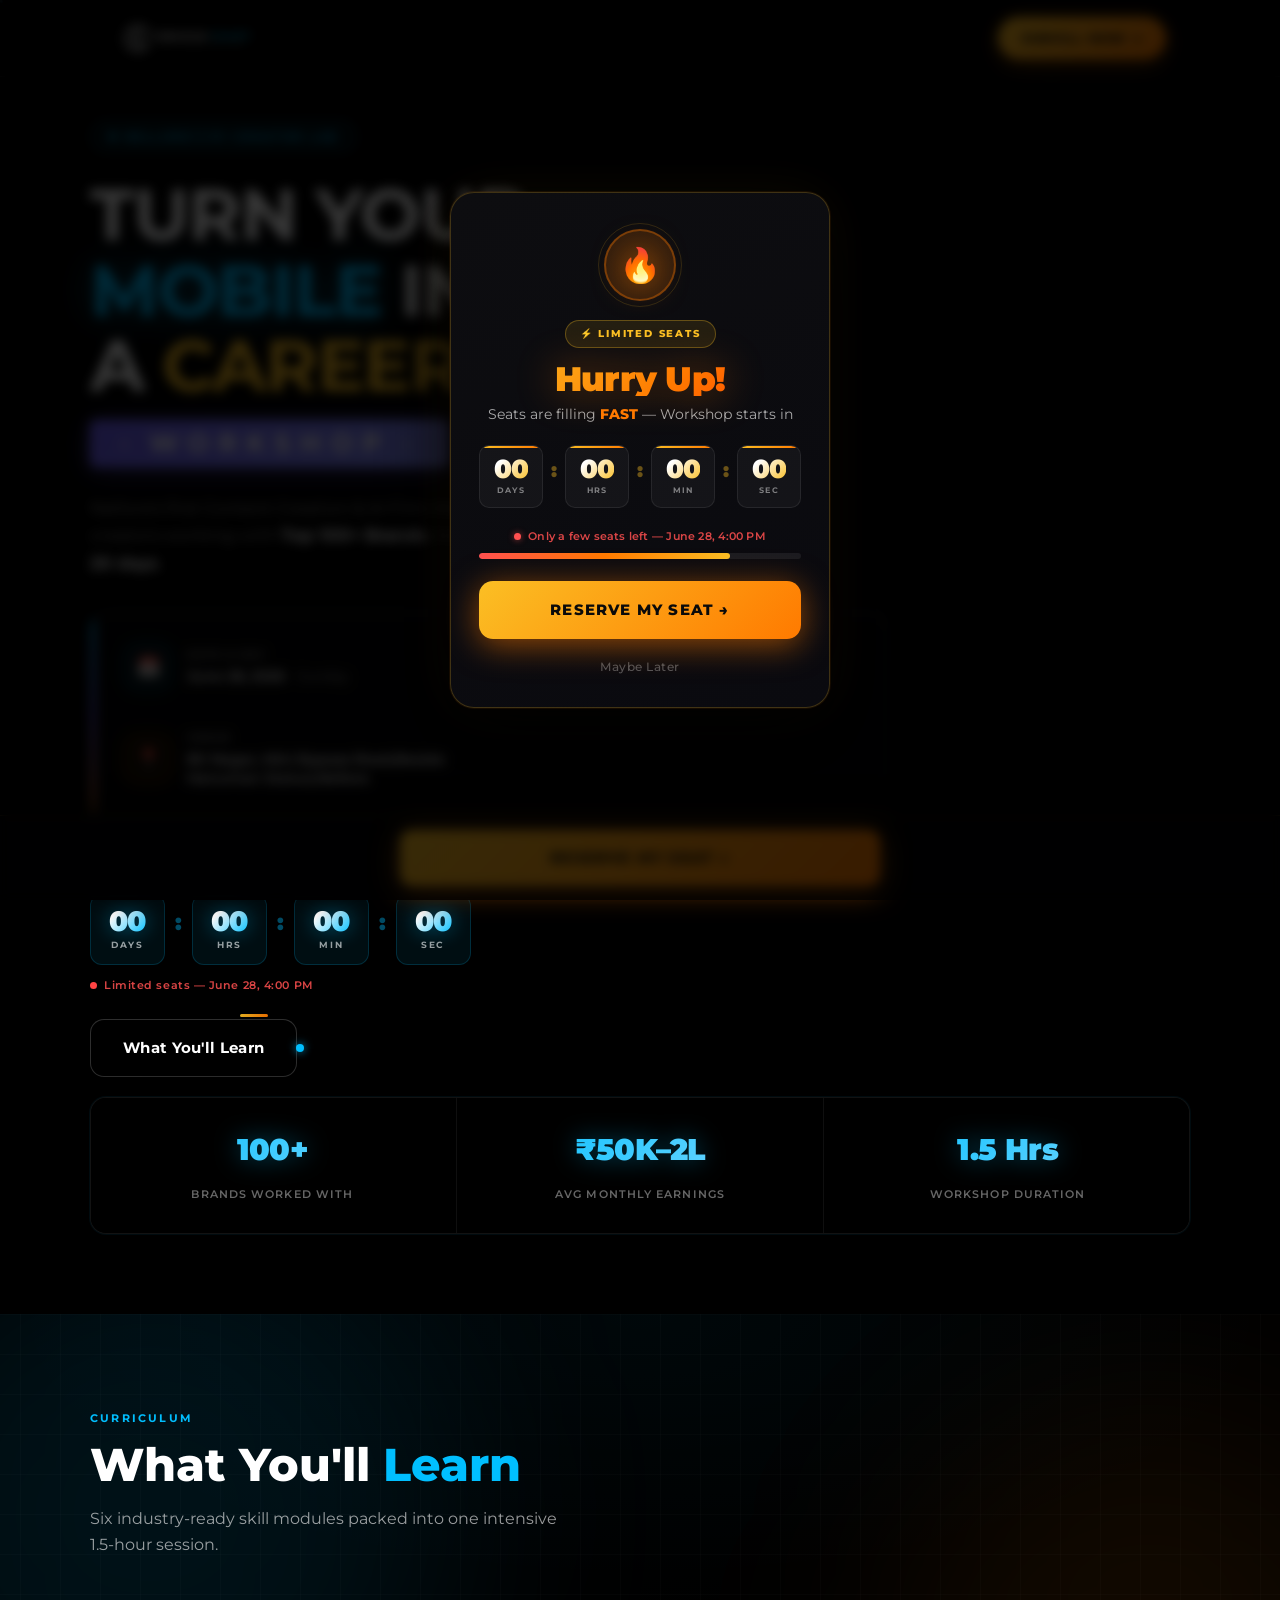
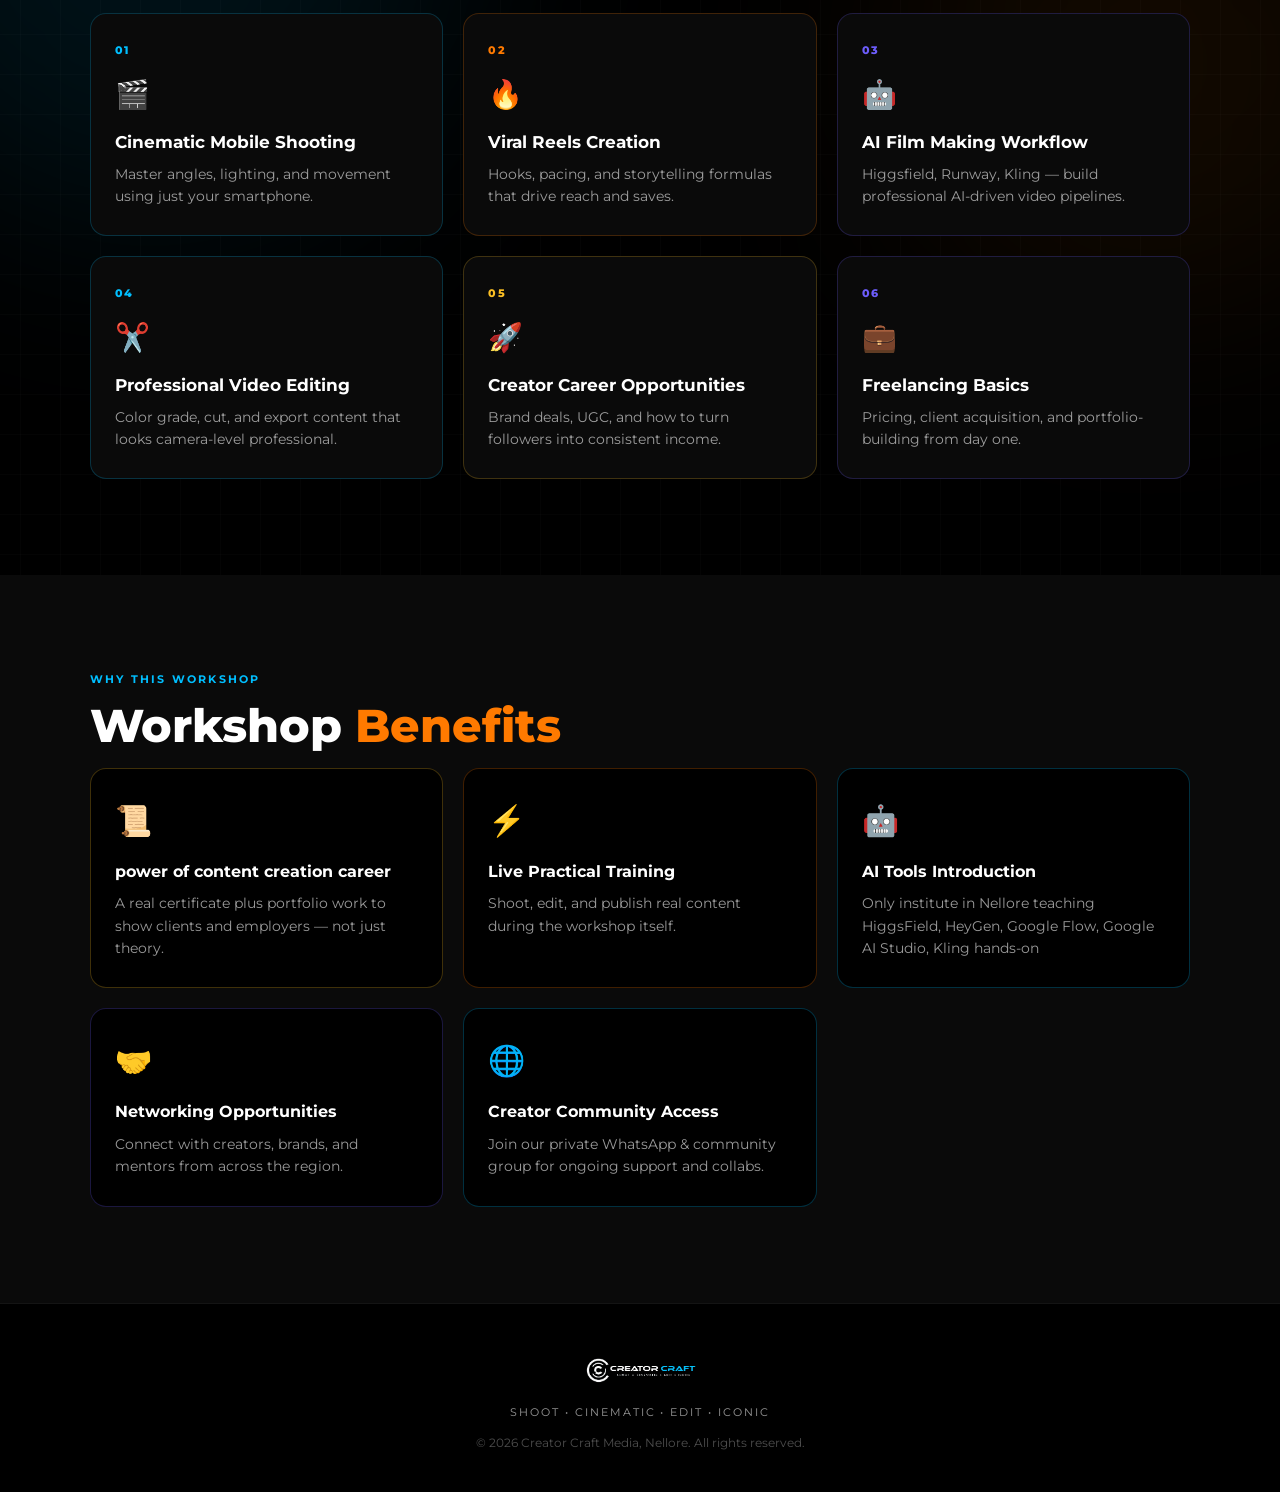
<file: index.html>
<!DOCTYPE html>
<html lang="en">

<head>
    <meta charset="UTF-8" />
    <meta name="viewport" content="width=device-width, initial-scale=1.0" />
    <title>Creator Craft Media – Exclusive Workshop | June 28, 2026</title>
    <meta name="description"
        content="Nellore's first Content Creation & AI Film Making Workshop. June 28, 2026. Limited Seats." />
    <link rel="stylesheet" href="style.css" />
    <link rel="preconnect" href="https://fonts.googleapis.com" />
    <link rel="preconnect" href="https://fonts.gstatic.com" crossorigin />
    <link href="https://fonts.googleapis.com/css2?family=Montserrat:wght@400;500;600;700;800;900&display=swap"
        rel="stylesheet" />
</head>

<body>

    <!-- ── URGENCY POPUP MODAL ── -->
    <div class="urgency-overlay" id="urgency-overlay">
        <div class="urgency-modal" id="urgency-modal">

            <!-- Fire pulse icon -->
            <div class="urgency-icon-ring">
                <div class="urgency-icon-pulse"></div>
                <span class="urgency-icon">🔥</span>
            </div>

            <!-- Label -->
            <div class="urgency-badge">⚡ LIMITED SEATS</div>

            <!-- Headline -->
            <h2 class="urgency-title">Hurry Up!</h2>
            <p class="urgency-sub">Seats are filling <strong>FAST</strong> — Workshop starts in</p>

            <!-- Countdown -->
            <div class="urgency-timer" id="urgency-timer">
                <div class="urgency-block">
                    <span class="urgency-num" id="u-days">00</span>
                    <span class="urgency-unit">Days</span>
                </div>
                <span class="urgency-sep">:</span>
                <div class="urgency-block">
                    <span class="urgency-num" id="u-hours">00</span>
                    <span class="urgency-unit">Hrs</span>
                </div>
                <span class="urgency-sep">:</span>
                <div class="urgency-block">
                    <span class="urgency-num" id="u-mins">00</span>
                    <span class="urgency-unit">Min</span>
                </div>
                <span class="urgency-sep">:</span>
                <div class="urgency-block">
                    <span class="urgency-num" id="u-secs">00</span>
                    <span class="urgency-unit">Sec</span>
                </div>
            </div>

            <!-- Seat availability bar -->
            <div class="urgency-seats-label">
                <span class="urgency-dot-red"></span>
                Only a few seats left — June 28, 4:00 PM
            </div>
            <div class="urgency-progress-wrap">
                <div class="urgency-progress-bar"></div>
            </div>

            <!-- CTA Button -->
            <a href="register.html" target="_blank" class="urgency-cta" id="urgency-cta">
                Reserve My Seat →
            </a>

            <!-- Dismiss -->
            <button class="urgency-dismiss" id="urgency-dismiss">Maybe Later</button>
        </div>
    </div>

    <nav class="navbar" id="navbar">
        <div class="nav-inner">
            <div class="brand">
                <a href="index.html">
                    <img src="logo.png" alt="Creator Craft Media" class="brand-logo" />
                </a>
            </div>
            <a href="register.html" target="_blank" class="nav-cta">Enroll Now</a>
        </div>
    </nav>

    <!-- HERO -->
    <section class="hero" id="home">
        <!--
        <div class="hero-bg-orb orb-blue"></div>
        <div class="hero-bg-orb orb-orange"></div>
        <div class="hero-bg-grid"></div>
        -->
        <div class="hero-particles"></div>

        <div class="hero-inner">
            <div class="badge-pill" data-reveal>
                <span class="badge-dot"></span>
                NELLORE'S #1 CREATOR LAB
            </div>


            <h1 class="hero-headline" data-reveal>
                <span class="line-white">TURN YOUR</span>
                <span><span class="line-blue">MOBILE</span><span class="line-white"> INTO</span></span>
                <span><span class="line-white">A </span><span class="line-gold">CAREER.</span></span>
                <span class="line-workshop" data-reveal>WORKSHOP</span>
            </h1>

            <p class="hero-sub" data-reveal>
                Nellore's first Content Creation &amp; AI Film-Making Lab — built by creators working with
                <strong>Top 100+ Brands</strong>. Industry-ready skills in just <strong>20 days</strong>.
            </p>

            <div class="hero-event-card" data-reveal>
                <div class="event-card-item">
                    <div class="event-icon-wrapper date-icon">
                        <span>📅</span>
                    </div>
                    <div class="event-details">
                        <span class="event-label">DATE & DAY</span>
                        <span class="event-value">June 28, 2026 <span class="txt-dim">· Sunday</span></span>
                    </div>
                </div>
                <div class="event-card-item">
                    <div class="event-icon-wrapper time-icon">
                        <span>⏱️</span>
                    </div>
                    <div class="event-details">
                        <span class="event-label">TIMINGS</span>
                        <span class="event-value">4:00 PM – 5:30 PM</span>
                    </div>
                </div>
                <div class="event-card-item">
                    <div class="event-icon-wrapper venue-icon">
                        <span>📍</span>
                    </div>
                    <div class="event-details">
                        <span class="event-label">VENUE</span>
                        <span class="event-value">BV Nagar, Mini Bypass Road,Beside Hanuman Statue,Nellore</span>
                    </div>
                </div>

            </div>


            <!-- COUNTDOWN above button -->
            <div class="hero-countdown" data-reveal>
                <div class="hero-countdown-label">
                    <span class="badge-dot"></span>
                    Workshop starts in
                </div>
                <div class="hero-countdown-timer" id="hero-countdown-timer">
                    <div class="hcd-block">
                        <span class="hcd-num" id="hcd-days">00</span>
                        <span class="hcd-unit">Days</span>
                    </div>
                    <span class="hcd-sep">:</span>
                    <div class="hcd-block">
                        <span class="hcd-num" id="hcd-hours">00</span>
                        <span class="hcd-unit">Hrs</span>
                    </div>
                    <span class="hcd-sep">:</span>
                    <div class="hcd-block">
                        <span class="hcd-num" id="hcd-mins">00</span>
                        <span class="hcd-unit">Min</span>
                    </div>
                    <span class="hcd-sep">:</span>
                    <div class="hcd-block">
                        <span class="hcd-num" id="hcd-secs">00</span>
                        <span class="hcd-unit">Sec</span>
                    </div>
                </div>
                <div class="hcd-urgency">
                    <span class="urgency-dot"></span>
                    Limited seats — June 28, 4:00 PM
                </div>
            </div>

            <div class="hero-cta-group" data-reveal>
                <a href="#learn" class="btn-ghost">What You'll Learn</a>
            </div>

            <div class="hero-stats" data-reveal>
                <div class="stat">
                    <span class="stat-num">100+</span>
                    <span class="stat-label">Brands Worked With</span>
                </div>
                <div class="stat-divider"></div>
                <div class="stat">
                    <span class="stat-num">₹50K–2L</span>
                    <span class="stat-label">Avg Monthly Earnings</span>
                </div>
                <div class="stat-divider"></div>
                <div class="stat">
                    <span class="stat-num">1.5 Hrs</span>
                    <span class="stat-label">Workshop Duration</span>
                </div>
            </div>
        </div>
    </section>

    <!-- WHAT YOU'LL LEARN -->
    <section class="section learn-section" id="learn">
        <div class="hero-bg-orb orb-blue" style="top: -100px; left: -150px;"></div>
        <div class="hero-bg-orb orb-orange" style="bottom: -100px; right: -120px;"></div>
        <div class="hero-bg-grid"></div>
        <div class="section-inner">
            <div class="section-label" data-reveal>CURRICULUM</div>
            <h2 class="section-title" data-reveal>What You'll <span class="txt-blue">Learn</span></h2>
            <p class="section-sub" data-reveal>Six industry-ready skill modules packed into one intensive 1.5-hour
                session.</p>

            <div class="learn-grid">
                <div class="learn-card" data-reveal>
                    <div class="learn-num">01</div>
                    <div class="learn-icon">🎬</div>
                    <h3>Cinematic Mobile Shooting</h3>
                    <p>Master angles, lighting, and movement using just your smartphone.</p>
                </div>
                <div class="learn-card" data-reveal>
                    <div class="learn-num">02</div>
                    <div class="learn-icon">🔥</div>
                    <h3>Viral Reels Creation</h3>
                    <p>Hooks, pacing, and storytelling formulas that drive reach and saves.</p>
                </div>
                <div class="learn-card" data-reveal>
                    <div class="learn-num">03</div>
                    <div class="learn-icon">🤖</div>
                    <h3>AI Film Making Workflow</h3>
                    <p>Higgsfield, Runway, Kling — build professional AI-driven video pipelines.</p>
                </div>
                <div class="learn-card" data-reveal>
                    <div class="learn-num">04</div>
                    <div class="learn-icon">✂️</div>
                    <h3>Professional Video Editing</h3>
                    <p>Color grade, cut, and export content that looks camera-level professional.</p>
                </div>
                <div class="learn-card" data-reveal>
                    <div class="learn-num">05</div>
                    <div class="learn-icon">🚀</div>
                    <h3>Creator Career Opportunities</h3>
                    <p>Brand deals, UGC, and how to turn followers into consistent income.</p>
                </div>
                <div class="learn-card" data-reveal>
                    <div class="learn-num">06</div>
                    <div class="learn-icon">💼</div>
                    <h3>Freelancing Basics</h3>
                    <p>Pricing, client acquisition, and portfolio-building from day one.</p>
                </div>
            </div>
        </div>
    </section>

    <!-- BENEFITS -->
    <section class="section benefits-section" id="benefits">
        <div class="section-inner">
            <div class="section-label" data-reveal>WHY THIS WORKSHOP</div>
            <h2 class="section-title" data-reveal>Workshop <span class="txt-orange">Benefits</span></h2>

            <div class="benefits-grid">
                <div class="benefit-card card-featured" data-reveal>
                    <div class="benefit-icon">📜</div>
                    <h3>power of content creation career</h3>
                    <p>A real certificate plus portfolio work to show clients and employers — not just theory.</p>
                </div>
                <div class="benefit-card" data-reveal>
                    <div class="benefit-icon">⚡</div>
                    <h3>Live Practical Training</h3>
                    <p>Shoot, edit, and publish real content during the workshop itself.</p>
                </div>
                <div class="benefit-card" data-reveal>
                    <div class="benefit-icon">🤖</div>
                    <h3>AI Tools Introduction</h3>
                    <p>Only institute in Nellore teaching HiggsField, HeyGen, Google Flow, Google AI Studio, Kling
                        hands-on </p>
                </div>
                <div class="benefit-card" data-reveal>
                    <div class="benefit-icon">🤝</div>
                    <h3>Networking Opportunities</h3>
                    <p>Connect with creators, brands, and mentors from across the region.</p>
                </div>
                <div class="benefit-card" data-reveal>
                    <div class="benefit-icon">🌐</div>
                    <h3>Creator Community Access</h3>
                    <p>Join our private WhatsApp &amp; community group for ongoing support and collabs.</p>
                </div>
            </div>
        </div>
    </section>




    <!-- FOOTER -->

    <footer class="footer">
        <div class="footer-inner">
            <div class="footer-brand">
                <img src="logo.png" alt="Creator Craft Media" style="height:52px;width:auto;" />
            </div>
            <p class="footer-tagline">Shoot • Cinematic • Edit • Iconic</p>
            <p class="footer-copy">© 2026 Creator Craft Media, Nellore. All rights reserved.</p>
        </div>
    </footer>

    <!-- STICKY BOTTOM RESERVE BUTTON -->
    <div class="sticky-reserve" id="sticky-reserve">
        <a href="register.html" target="_blank" class="sticky-reserve-btn">Reserve My Seat →</a>
    </div>

    <script src="script.js"></script>
</body>

</html>
</file>
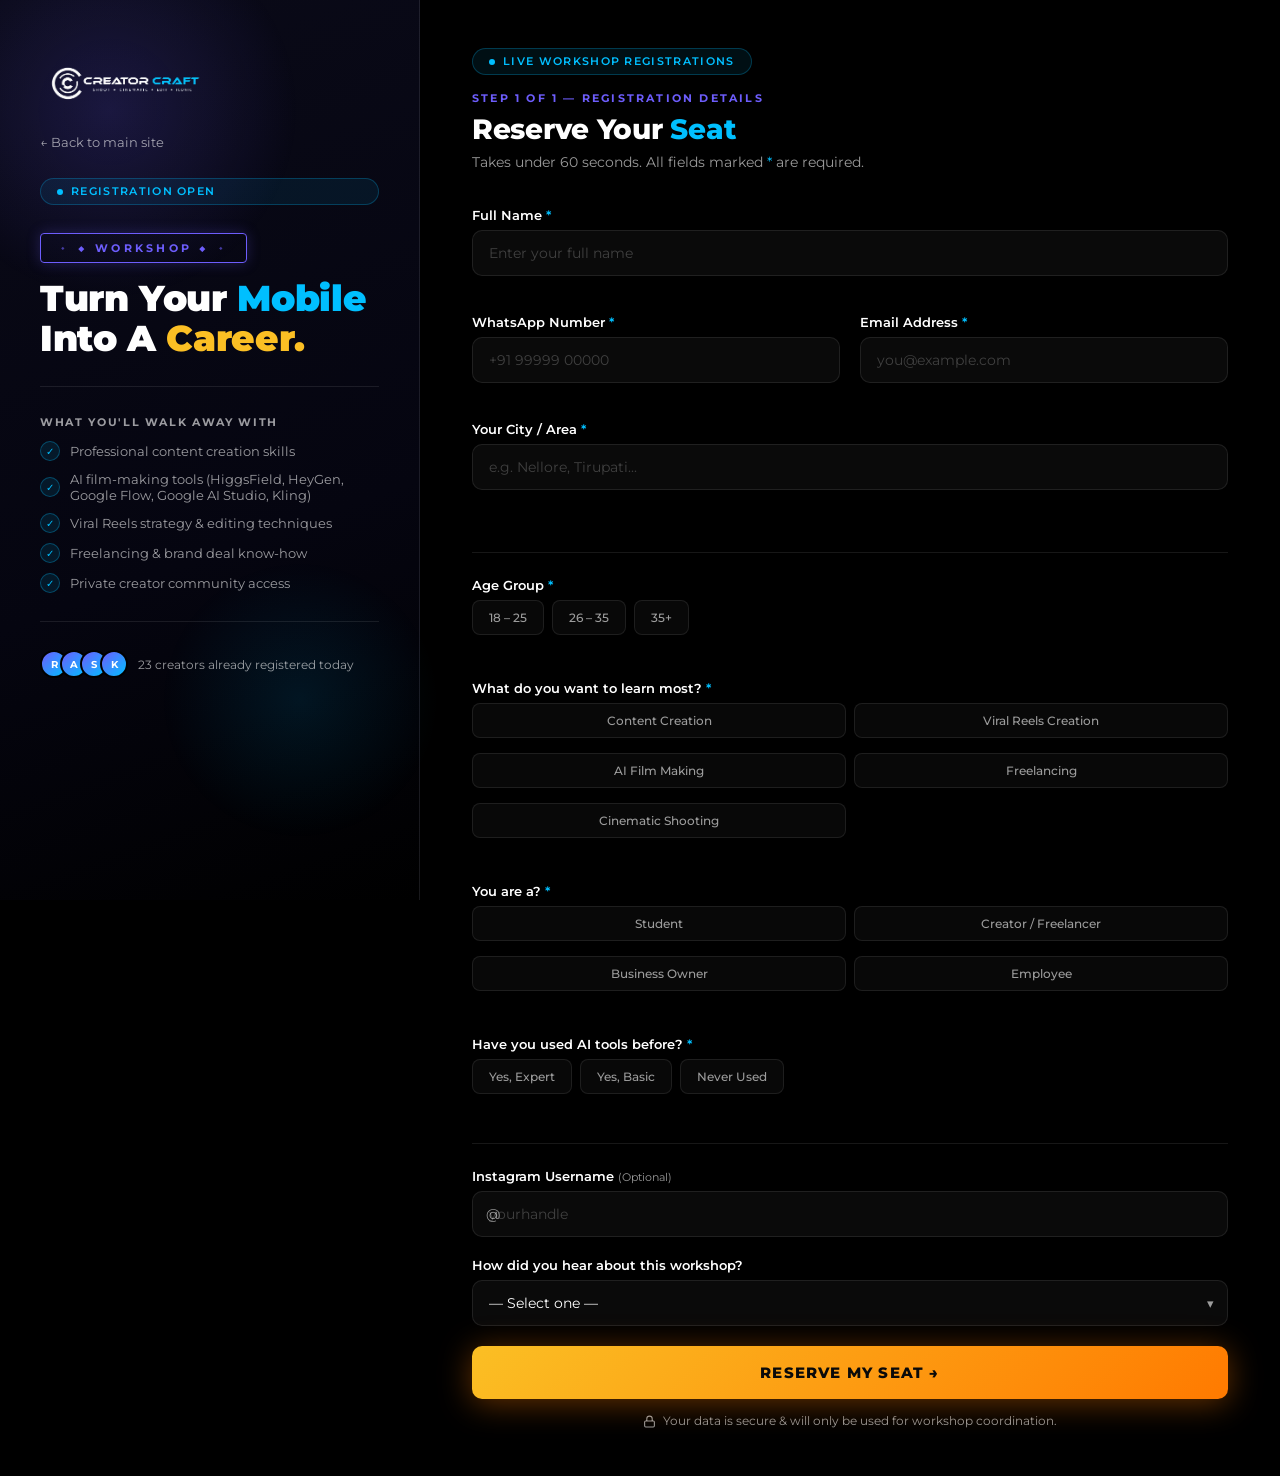
<file: register.html>
<!DOCTYPE html>
<html lang="en">

<head>
    <meta charset="UTF-8" />
    <meta name="viewport" content="width=device-width, initial-scale=1.0" />
    <title>Register – Creator Craft Media Workshop | June 28, 2026</title>
    <meta name="description"
        content="Reserve your seat at Nellore's first Content Creation & AI Film-Making Workshop. June 28, 2026. Limited to 30 seats." />
    <link rel="icon" type="image/png" href="favicon.png" />
    <link rel="preconnect" href="https://fonts.googleapis.com" />
    <link rel="preconnect" href="https://fonts.gstatic.com" crossorigin />
    <link href="https://fonts.googleapis.com/css2?family=Montserrat:wght@400;500;600;700;800;900&display=swap"
        rel="stylesheet" />
    <style>
        /* ── RESET ── */
        *,
        *::before,
        *::after {
            box-sizing: border-box;
            margin: 0;
            padding: 0;
        }

        :root {
            --bg: #000000;
            --panel-bg: #080808;
            --card-bg: #0f0f0f;
            --blue: #00BFFF;
            --purple: #6D5DFC;
            --gold: #FBBF24;
            --orange: #FF7A00;
            --white: #FFFFFF;
            --white-60: rgba(255, 255, 255, 0.6);
            --white-20: rgba(255, 255, 255, 0.08);
            --border: rgba(255, 255, 255, 0.09);
            --font: 'Montserrat', sans-serif;
            --radius: 12px;
        }

        html {
            scroll-behavior: smooth;
        }

        body {
            font-family: var(--font);
            background: var(--bg);
            color: var(--white);
            min-height: 100vh;
        }

        /* ── LAYOUT ── */
        .page-wrapper {
            display: grid;
            grid-template-columns: 420px 1fr;
            min-height: 100vh;
        }

        /* ══════════════════════════════
           LEFT PANEL
        ══════════════════════════════ */
        .left-panel {
            position: sticky;
            top: 0;
            height: 100vh;
            overflow-y: auto;
            background: linear-gradient(160deg, #0a0a18 0%, #050510 60%, #000000 100%);
            border-right: 1px solid var(--border);
            padding: 48px 40px;
            display: flex;
            flex-direction: column;
            gap: 32px;
        }

        /* decorative orbs */
        .left-panel::before {
            content: '';
            position: fixed;
            top: -80px;
            left: -80px;
            width: 380px;
            height: 380px;
            background: radial-gradient(circle, rgba(109, 93, 252, 0.18) 0%, transparent 70%);
            pointer-events: none;
            z-index: 0;
        }

        .left-panel::after {
            content: '';
            position: fixed;
            bottom: 60px;
            left: 160px;
            width: 280px;
            height: 280px;
            background: radial-gradient(circle, rgba(0, 191, 255, 0.1) 0%, transparent 70%);
            pointer-events: none;
            z-index: 0;
        }

        .left-content {
            position: relative;
            z-index: 1;
        }

        /* Logo */
        .logo-row {
            display: flex;
            align-items: center;
            gap: 12px;
            text-decoration: none;
        }

        .logo-icon {
            width: 40px;
            height: 40px;
            border-radius: 50%;
            border: 1.5px solid var(--blue);
            display: flex;
            align-items: center;
            justify-content: center;
            font-weight: 800;
            font-size: 16px;
            color: var(--blue);
            flex-shrink: 0;
        }

        .logo-text {
            display: flex;
            flex-direction: column;
            line-height: 1.2;
        }

        .logo-name {
            font-size: 13px;
            font-weight: 700;
            letter-spacing: 0.06em;
            color: var(--white);
        }

        .logo-name span {
            color: var(--blue);
        }

        .logo-tag {
            font-size: 8px;
            letter-spacing: 0.18em;
            color: var(--white-60);
            text-transform: uppercase;
        }

        /* Back link */
        .back-link {
            display: inline-flex;
            align-items: center;
            gap: 6px;
            font-size: 13px;
            color: var(--white-60);
            text-decoration: none;
            transition: color 0.2s;
        }

        .back-link:hover {
            color: var(--blue);
        }

        /* Event badge */
        .event-badge {
            display: inline-flex;
            align-items: center;
            line-height: 1;
            gap: 8px;
            background: rgba(0, 191, 255, 0.08);
            border: 1px solid rgba(0, 191, 255, 0.25);
            padding: 7px 16px;
            border-radius: 50px;
            font-size: 11px;
            font-weight: 600;
            letter-spacing: 0.12em;
            text-transform: uppercase;
            color: var(--blue);
        }

        .event-badge .dot {
            width: 6px;
            height: 6px;
            border-radius: 50%;
            background: var(--blue);
            animation: pulse 1.8s infinite;
            display: inline-block;
            flex-shrink: 0;
        }

        @keyframes pulse {

            0%,
            100% {
                box-shadow: 0 0 0 0 rgba(0, 191, 255, 0.5);
            }

            50% {
                box-shadow: 0 0 0 5px rgba(0, 191, 255, 0);
            }
        }

        /* Headline */
        .left-headline {
            font-size: clamp(26px, 3vw, 36px);
            font-weight: 900;
            line-height: 1.1;
            letter-spacing: -0.01em;
        }

        .left-headline .hl-blue {
            color: var(--blue);
        }

        .left-headline .hl-gold {
            color: var(--gold);
        }

        /* Workshop tag */
        .workshop-tag {
            display: inline-flex;
            align-items: center;
            gap: 10px;
            font-size: 11px;
            font-weight: 700;
            letter-spacing: 0.3em;
            color: var(--purple);
            border: 1.5px solid var(--purple);
            padding: 7px 20px;
            border-radius: 4px;
            box-shadow: 0 0 14px rgba(109, 93, 252, 0.25);
        }

        .workshop-tag::before,
        .workshop-tag::after {
            content: '◆';
            font-size: 0.55em;
            opacity: 0.6;
        }

        /* Date/location */
        .event-meta {
            display: flex;
            flex-direction: column;
            gap: 10px;
        }

        .meta-item {
            display: flex;
            align-items: center;
            gap: 10px;
            font-size: 14px;
            color: var(--white-60);
        }

        .meta-icon {
            width: 32px;
            height: 32px;
            border-radius: 8px;
            background: var(--white-20);
            border: 1px solid var(--border);
            display: flex;
            align-items: center;
            justify-content: center;
            font-size: 15px;
            flex-shrink: 0;
        }

        .meta-item strong {
            color: var(--white);
        }

        /* Divider */
        .divider {
            height: 1px;
            background: var(--border);
        }

        /* Highlights */
        .highlights-title {
            font-size: 11px;
            font-weight: 700;
            letter-spacing: 0.15em;
            color: var(--white-60);
            text-transform: uppercase;
            margin-bottom: 12px;
        }

        .highlight-list {
            list-style: none;
            display: flex;
            flex-direction: column;
            gap: 10px;
        }

        .highlight-list li {
            display: flex;
            align-items: center;
            gap: 10px;
            font-size: 13px;
            color: var(--white-60);
        }

        .hl-check {
            width: 20px;
            height: 20px;
            border-radius: 50%;
            background: rgba(0, 191, 255, 0.1);
            border: 1px solid rgba(0, 191, 255, 0.3);
            display: flex;
            align-items: center;
            justify-content: center;
            font-size: 10px;
            color: var(--blue);
            flex-shrink: 0;
        }

        /* Urgency bar */
        .urgency-card {
            background: linear-gradient(135deg, rgba(251, 191, 36, 0.08), rgba(255, 122, 0, 0.06));
            border: 1px solid rgba(251, 191, 36, 0.25);
            border-radius: 10px;
            padding: 16px 18px;
        }

        .urgency-top {
            display: flex;
            align-items: center;
            justify-content: space-between;
            margin-bottom: 10px;
        }

        .urgency-label {
            font-size: 12px;
            font-weight: 600;
            color: var(--gold);
        }

        .urgency-count {
            font-size: 12px;
            color: var(--white-60);
        }

        .progress-bar {
            height: 6px;
            background: rgba(255, 255, 255, 0.08);
            border-radius: 50px;
            overflow: hidden;
        }

        .progress-fill {
            height: 100%;
            width: 78%;
            background: linear-gradient(90deg, var(--gold), var(--orange));
            border-radius: 50px;
            animation: fill-in 1.2s ease-out forwards;
        }

        @keyframes fill-in {
            from {
                width: 0;
            }

            to {
                width: 78%;
            }
        }

        .urgency-note {
            font-size: 11px;
            color: var(--white-60);
            margin-top: 8px;
        }

        /* Social proof */
        .social-proof {
            display: flex;
            align-items: center;
            gap: 10px;
            font-size: 12px;
            color: var(--white-60);
        }

        .avatar-stack {
            display: flex;
        }

        .avatar {
            width: 28px;
            height: 28px;
            border-radius: 50%;
            border: 2px solid var(--bg);
            background: linear-gradient(135deg, var(--purple), var(--blue));
            margin-left: -8px;
            font-size: 10px;
            font-weight: 700;
            display: flex;
            align-items: center;
            justify-content: center;
            color: var(--white);
        }

        .avatar:first-child {
            margin-left: 0;
        }


        /* ══════════════════════════════
           RIGHT PANEL (Form)
        ══════════════════════════════ */
        .right-panel {
            background: var(--bg);
            padding: 48px 52px;
            overflow-y: auto;
        }

        .form-top {
            margin-bottom: 36px;
        }

        .form-step-label {
            font-size: 11px;
            font-weight: 700;
            letter-spacing: 0.2em;
            color: var(--purple);
            text-transform: uppercase;
            margin-bottom: 8px;
        }

        .form-heading {
            font-size: 28px;
            font-weight: 800;
            letter-spacing: -0.01em;
            line-height: 1.2;
            margin-bottom: 6px;
        }

        .form-heading span {
            color: var(--blue);
        }

        .form-sub {
            font-size: 14px;
            color: var(--white-60);
        }

        /* ── Fields ── */
        .fields-grid {
            display: grid;
            grid-template-columns: 1fr 1fr;
            gap: 0 20px;
        }

        .field-full {
            grid-column: 1 / -1;
        }

        .field-group {
            margin-bottom: 20px;
        }

        .field-group label {
            display: block;
            font-size: 13px;
            font-weight: 600;
            margin-bottom: 7px;
            color: var(--white);
        }

        .req {
            color: var(--blue);
        }

        .opt {
            color: var(--white-60);
            font-weight: 400;
            font-size: 11px;
        }

        .field-group input[type="text"],
        .field-group input[type="email"],
        .field-group input[type="tel"] {
            width: 100%;
            background: rgba(255, 255, 255, 0.04);
            border: 1px solid var(--border);
            border-radius: 10px;
            padding: 13px 16px;
            color: var(--white);
            font-family: var(--font);
            font-size: 14px;
            transition: border-color 0.2s, box-shadow 0.2s;
            outline: none;
        }

        .field-group input::placeholder {
            color: rgba(255, 255, 255, 0.22);
        }

        .field-group input:focus {
            border-color: var(--blue);
            box-shadow: 0 0 0 3px rgba(0, 191, 255, 0.1);
        }

        .field-group input.input-error {
            border-color: #F87171;
        }

        .field-error {
            display: block;
            font-size: 11px;
            color: #F87171;
            margin-top: 4px;
            min-height: 14px;
        }

        /* Radio cards */
        .radio-group {
            display: flex;
            flex-wrap: wrap;
            gap: 8px;
        }

        .radio-group.col2 {
            display: grid;
            grid-template-columns: 1fr 1fr;
        }

        .radio-card {
            display: flex;
            cursor: pointer;
        }

        .radio-card input[type="radio"] {
            position: absolute;
            opacity: 0;
            pointer-events: none;
        }

        .radio-label {
            display: flex;
            align-items: center;
            justify-content: center;
            padding: 9px 16px;
            border-radius: 8px;
            border: 1px solid var(--border);
            background: rgba(255, 255, 255, 0.03);
            font-size: 12px;
            font-weight: 500;
            color: var(--white-60);
            cursor: pointer;
            transition: all 0.2s;
            width: 100%;
            text-align: center;
            user-select: none;
        }

        .radio-card input:checked+.radio-label {
            border-color: var(--blue);
            background: rgba(0, 191, 255, 0.1);
            color: var(--blue);
            box-shadow: 0 0 0 1px var(--blue);
        }

        .radio-label:hover {
            border-color: rgba(0, 191, 255, 0.4);
            color: var(--blue);
        }

        /* Select */
        .select-wrap {
            position: relative;
        }

        .select-wrap select {
            width: 100%;
            appearance: none;
            background: rgba(255, 255, 255, 0.04);
            border: 1px solid var(--border);
            border-radius: 10px;
            padding: 13px 40px 13px 16px;
            color: var(--white);
            font-family: var(--font);
            font-size: 14px;
            outline: none;
            cursor: pointer;
            transition: border-color 0.2s, box-shadow 0.2s;
        }

        .select-wrap select:focus {
            border-color: var(--blue);
            box-shadow: 0 0 0 3px rgba(0, 191, 255, 0.1);
        }

        .select-wrap select option {
            background: #0f0f0f;
            color: var(--white);
        }

        .select-arrow {
            position: absolute;
            right: 14px;
            top: 50%;
            transform: translateY(-50%);
            pointer-events: none;
            color: var(--white-60);
            font-size: 13px;
        }

        /* Instagram prefix */
        .input-prefix-wrap {
            position: relative;
            display: flex;
            align-items: center;
        }

        .input-prefix {
            position: absolute;
            left: 14px;
            color: var(--white-60);
            font-size: 14px;
            pointer-events: none;
        }

        .input-prefix-wrap input {
            padding-left: 28px;
        }

        /* Divider in form */
        .form-divider {
            height: 1px;
            background: var(--border);
            margin: 24px 0;
        }

        /* Submit button */
        .btn-submit {
            position: relative;
            width: 100%;
            margin-top: 8px;
            background: linear-gradient(135deg, #FBBF24 0%, #FF7A00 100%);
            color: #0a0a0a;
            font-family: var(--font);
            font-size: 15px;
            font-weight: 800;
            letter-spacing: 0.08em;
            text-transform: uppercase;
            padding: 17px;
            border-radius: 10px;
            border: none;
            cursor: pointer;
            overflow: hidden;
            box-shadow: 0 4px 32px rgba(255, 122, 0, 0.4);
            transition: transform 0.25s, box-shadow 0.25s, opacity 0.2s;
            display: flex;
            align-items: center;
            justify-content: center;
            gap: 10px;
        }

        .btn-submit::after {
            content: '';
            position: absolute;
            top: 0;
            left: -100%;
            width: 55%;
            height: 100%;
            background: linear-gradient(90deg, transparent, rgba(255, 255, 255, 0.35), transparent);
            transition: left 0.55s ease;
        }

        .btn-submit:hover:not(:disabled)::after {
            left: 160%;
        }

        .btn-submit:hover:not(:disabled) {
            transform: translateY(-2px);
            box-shadow: 0 8px 40px rgba(255, 122, 0, 0.6);
        }

        .btn-submit:disabled {
            opacity: 0.6;
            cursor: not-allowed;
        }

        .btn-loader {
            width: 20px;
            height: 20px;
            border: 2px solid rgba(0, 0, 0, 0.3);
            border-top-color: #0a0a0a;
            border-radius: 50%;
            animation: spin 0.7s linear infinite;
        }

        @keyframes spin {
            to {
                transform: rotate(360deg);
            }
        }

        .hidden {
            display: none !important;
        }

        .form-note {
            text-align: center;
            font-size: 12px;
            color: var(--white-60);
            margin-top: 14px;
        }

        .form-note svg {
            vertical-align: middle;
            margin-right: 4px;
        }

        /* ── Queue Card ── */
        .queue-card {
            text-align: center;
            padding: 60px 20px;
            max-width: 480px;
            margin: 0 auto;
            display: flex;
            flex-direction: column;
            align-items: center;
            justify-content: center;
        }

        .queue-spinner-wrap {
            position: relative;
            width: 80px;
            height: 80px;
            margin-bottom: 24px;
        }

        .queue-spinner {
            position: absolute;
            inset: 0;
            border: 3px solid rgba(251, 191, 36, 0.08);
            border-top-color: var(--gold);
            border-bottom-color: var(--orange);
            border-radius: 50%;
            animation: spin 1.2s cubic-bezier(0.5, 0, 0.5, 1) infinite;
        }

        .queue-spinner-inner {
            position: absolute;
            inset: 12px;
            border: 3px solid rgba(0, 191, 255, 0.08);
            border-left-color: var(--blue);
            border-right-color: var(--purple);
            border-radius: 50%;
            animation: spin-reverse 1s linear infinite;
        }

        @keyframes spin-reverse {
            to {
                transform: rotate(-360deg);
            }
        }

        .queue-badge {
            display: inline-flex;
            align-items: center;
            gap: 8px;
            background: rgba(251, 191, 36, 0.08);
            border: 1px solid rgba(251, 191, 36, 0.3);
            padding: 6px 16px;
            border-radius: 50px;
            font-size: 11px;
            font-weight: 700;
            letter-spacing: 0.15em;
            color: var(--gold);
            margin-bottom: 16px;
            text-transform: uppercase;
        }

        .queue-dot {
            width: 6px;
            height: 6px;
            border-radius: 50%;
            background: var(--gold);
            animation: pulse-gold 1.5s infinite;
            display: inline-block;
        }

        @keyframes pulse-gold {
            0%, 100% {
                box-shadow: 0 0 0 0 rgba(251, 191, 36, 0.6);
            }
            50% {
                box-shadow: 0 0 0 6px rgba(251, 191, 36, 0);
            }
        }

        .queue-title {
            font-size: 26px;
            font-weight: 800;
            margin-bottom: 24px;
            letter-spacing: -0.01em;
        }

        .queue-title span {
            color: var(--gold);
        }

        .queue-progress-container {
            width: 100%;
            max-width: 320px;
            height: 6px;
            background: rgba(255, 255, 255, 0.05);
            border-radius: 50px;
            overflow: hidden;
            margin-bottom: 16px;
            border: 1px solid rgba(255, 255, 255, 0.03);
        }

        .queue-progress-bar {
            height: 100%;
            width: 0%;
            background: linear-gradient(90deg, var(--blue), var(--purple), var(--gold));
            border-radius: 50px;
            transition: width 0.3s ease;
        }

        .queue-status-text {
            font-size: 13px;
            font-weight: 600;
            color: var(--white);
            margin-bottom: 8px;
            min-height: 20px;
            letter-spacing: 0.02em;
        }

        .queue-sub-msg {
            font-size: 12px;
            color: var(--white-60);
            line-height: 1.5;
            max-width: 340px;
        }

        /* ── Success Card ── */
        .success-card {
            text-align: center;
            padding: 60px 20px;
            max-width: 480px;
            margin: 0 auto;
        }

        .success-confetti {
            position: fixed;
            inset: 0;
            pointer-events: none;
            z-index: 999;
            overflow: hidden;
        }

        .confetti-piece {
            position: absolute;
            animation: fall linear forwards;
        }

        @keyframes fall {
            0% {
                transform: translateY(-20px) rotate(0deg);
                opacity: 1;
            }

            100% {
                transform: translateY(110vh) rotate(720deg);
                opacity: 0;
            }
        }

        .success-icon {
            font-size: 64px;
            margin-bottom: 20px;
        }

        .success-title {
            font-size: 28px;
            font-weight: 800;
            margin-bottom: 12px;
            letter-spacing: -0.01em;
        }

        .success-title span {
            color: var(--blue);
        }

        .success-msg {
            font-size: 15px;
            color: var(--white-60);
            line-height: 1.65;
            margin-bottom: 28px;
        }

        .success-msg strong {
            color: var(--white);
        }

        .btn-whatsapp {
            display: inline-flex;
            align-items: center;
            gap: 10px;
            background: #25D366;
            color: #fff;
            font-family: var(--font);
            font-size: 15px;
            font-weight: 700;
            padding: 14px 30px;
            border-radius: 50px;
            text-decoration: none;
            box-shadow: 0 4px 24px rgba(37, 211, 102, 0.35);
            transition: transform 0.2s, box-shadow 0.2s;
            margin-bottom: 16px;
        }

        .btn-whatsapp:hover {
            transform: translateY(-2px);
            box-shadow: 0 8px 32px rgba(37, 211, 102, 0.5);
        }

        .back-home-link {
            display: block;
            margin-top: 12px;
            font-size: 13px;
            color: var(--white-60);
            text-decoration: none;
            transition: color 0.2s;
        }

        .back-home-link:hover {
            color: var(--blue);
        }

        .mobile-header {
            display: none;
        }

        .left-header-desktop {
            display: flex;
            flex-direction: column;
            gap: 28px;
        }

        /* ── MOBILE ── */
        @media (max-width: 900px) {
            .page-wrapper {
                grid-template-columns: 1fr;
            }

            .left-header-desktop {
                display: none;
            }

            .left-panel {
                position: static;
                height: auto;
                padding: 44px 24px 48px;
                order: 2;
                border-right: none;
                border-top: 1px solid var(--border);
                background: linear-gradient(180deg, #050508 0%, #000000 100%);
            }

            .left-panel::before,
            .left-panel::after {
                display: none;
            }

            .right-panel {
                padding: 20px 24px 36px;
                order: 1;
            }

            .mobile-header {
                display: block;
                position: sticky;
                top: 0;
                background: #000000;
                z-index: 100;
                border-bottom: 1px solid var(--border);
                padding-top: 20px;
                padding-bottom: 20px;
                padding-left: 24px;
                padding-right: 24px;
                margin-top: -20px;
                margin-left: -24px;
                margin-right: -24px;
                margin-bottom: 20px;
            }

            .form-top {
                text-align: center;
                margin-bottom: 28px;
            }

            .fields-grid {
                grid-template-columns: 1fr;
            }

            .radio-group.col2 {
                grid-template-columns: 1fr;
            }
        }
    </style>
</head>

<body>
    <div class="page-wrapper">

        <!-- ════════ LEFT PANEL ════════ -->
        <aside class="left-panel">
            <div class="left-content" style="display:flex;flex-direction:column;gap:28px;">

                <!-- Desktop-only Header -->
                <div class="left-header-desktop">
                    <!-- Logo + back -->
                    <div style="display:flex;flex-direction:column;gap:16px;">
                        <a href="index.html" class="logo-row">
                            <img src="logo.png" alt="Creator Craft Media"
                                style="height:70px;width:auto;object-fit:contain;" />
                        </a>
                        <a href="index.html" class="back-link">
                            ← Back to main site
                        </a>
                    </div>

                    <!-- Live badge -->
                    <div class="event-badge">
                        <span class="dot"></span>
                        Registration Open
                    </div>

                    <!-- Headline -->
                    <div>
                        <div class="workshop-tag" style="margin-bottom:16px;">◆ WORKSHOP ◆</div>
                        <h1 class="left-headline">
                            Turn Your <span class="hl-blue">Mobile</span><br>
                            Into A <span class="hl-gold">Career.</span>
                        </h1>
                    </div>

                    <div class="divider"></div>
                </div>

                <!-- Highlights -->
                <div>
                    <p class="highlights-title">What You'll Walk Away With</p>
                    <ul class="highlight-list">
                        <li><span class="hl-check">✓</span> Professional content creation skills</li>
                        <li><span class="hl-check">✓</span> AI film-making tools (HiggsField, HeyGen, Google Flow,
                            Google AI Studio, Kling)</li>
                        <li><span class="hl-check">✓</span> Viral Reels strategy & editing techniques</li>
                        <li><span class="hl-check">✓</span> Freelancing & brand deal know-how</li>
                        <li><span class="hl-check">✓</span> Private creator community access</li>
                    </ul>
                </div>

                <div class="divider"></div>


                <!-- Social proof -->
                <div class="social-proof">
                    <div class="avatar-stack">
                        <div class="avatar">R</div>
                        <div class="avatar">A</div>
                        <div class="avatar">S</div>
                        <div class="avatar">K</div>
                    </div>
                    <span>23 creators already registered today</span>
                </div>

            </div>
        </aside>

        <main class="right-panel">
            <div class="mobile-header">
                <div style="display: flex; justify-content: space-between; align-items: center; margin-bottom: 24px;">
                    <a href="index.html">
                        <img src="logo.png" alt="Creator Craft Media" style="height: 52px; width: auto; object-fit: contain;" />
                    </a>
                    <a href="index.html" style="font-size: 13px; color: var(--white-60); text-decoration: none; display: flex; align-items: center; gap: 4px; font-weight: 600;">
                        ← Back
                    </a>
                </div>
            </div>

            <!-- FORM -->
            <div id="formSection">
                <div class="form-top">
                    <div class="event-badge" style="margin-bottom: 16px;">
                        <span class="dot"></span>
                        Live Workshop Registrations
                    </div>
                    <p class="form-step-label">Step 1 of 1 — Registration Details</p>
                    <h2 class="form-heading">Reserve Your <span>Seat</span></h2>
                    <p class="form-sub">Takes under 60 seconds. All fields marked <span
                            style="color:var(--blue)">*</span> are required.</p>
                </div>

                <form id="registrationForm" novalidate>
                    <div class="fields-grid">

                        <!-- Full Name -->
                        <div class="field-group field-full">
                            <label for="fullName">Full Name <span class="req">*</span></label>
                            <input type="text" id="fullName" name="fullName" placeholder="Enter your full name"
                                required />
                            <span class="field-error" id="err-fullName"></span>
                        </div>

                        <!-- Phone -->
                        <div class="field-group">
                            <label for="phone">WhatsApp Number <span class="req">*</span></label>
                            <input type="tel" id="phone" name="phone" placeholder="+91 99999 00000" required />
                            <span class="field-error" id="err-phone"></span>
                        </div>

                        <!-- Email -->
                        <div class="field-group">
                            <label for="email">Email Address <span class="req">*</span></label>
                            <input type="email" id="email" name="email" placeholder="you@example.com" required />
                            <span class="field-error" id="err-email"></span>
                        </div>

                        <!-- Location -->
                        <div class="field-group field-full">
                            <label for="location">Your City / Area <span class="req">*</span></label>
                            <input type="text" id="location" name="location" placeholder="e.g. Nellore, Tirupati..."
                                required />
                            <span class="field-error" id="err-location"></span>
                        </div>

                    </div>

                    <div class="form-divider"></div>

                    <!-- Age -->
                    <div class="field-group">
                        <label>Age Group <span class="req">*</span></label>
                        <div class="radio-group" id="age-group">
                            <label class="radio-card"><input type="radio" name="age" value="18–25" required /><span
                                    class="radio-label">18 – 25</span></label>
                            <label class="radio-card"><input type="radio" name="age" value="26–35" /><span
                                    class="radio-label">26 – 35</span></label>
                            <label class="radio-card"><input type="radio" name="age" value="35+" /><span
                                    class="radio-label">35+</span></label>
                        </div>
                        <span class="field-error" id="err-age"></span>
                    </div>

                    <!-- Learning Interest -->
                    <div class="field-group">
                        <label>What do you want to learn most? <span class="req">*</span></label>
                        <div class="radio-group col2" id="interest-group">
                            <label class="radio-card"><input type="radio" name="interest" value="Content Creation"
                                    required /><span class="radio-label">Content Creation</span></label>
                            <label class="radio-card"><input type="radio" name="interest"
                                    value="Viral Reels Creation" /><span class="radio-label">Viral Reels
                                    Creation</span></label>
                            <label class="radio-card"><input type="radio" name="interest" value="AI Film Making" /><span
                                    class="radio-label">AI Film Making</span></label>
                            <label class="radio-card"><input type="radio" name="interest"
                                    value="Freelancing Opportunities" /><span
                                    class="radio-label">Freelancing</span></label>
                            <label class="radio-card"><input type="radio" name="interest"
                                    value="Cinematic Video Shooting" /><span class="radio-label">Cinematic
                                    Shooting</span></label>
                        </div>
                        <span class="field-error" id="err-interest"></span>
                    </div>

                    <!-- Profession -->
                    <div class="field-group">
                        <label>You are a? <span class="req">*</span></label>
                        <div class="radio-group col2" id="profession-group">
                            <label class="radio-card"><input type="radio" name="profession" value="Student"
                                    required /><span class="radio-label">Student</span></label>
                            <label class="radio-card"><input type="radio" name="profession"
                                    value="Content Creator / Freelancer" /><span class="radio-label">Creator /
                                    Freelancer</span></label>
                            <label class="radio-card"><input type="radio" name="profession"
                                    value="Business Owner" /><span class="radio-label">Business Owner</span></label>
                            <label class="radio-card"><input type="radio" name="profession" value="Employee" /><span
                                    class="radio-label">Employee</span></label>
                        </div>
                        <span class="field-error" id="err-profession"></span>
                    </div>

                    <!-- AI Experience -->
                    <div class="field-group">
                        <label>Have you used AI tools before? <span class="req">*</span></label>
                        <div class="radio-group" id="ai-group">
                            <label class="radio-card"><input type="radio" name="aiExp" value="Yes, Expert"
                                    required /><span class="radio-label">Yes, Expert</span></label>
                            <label class="radio-card"><input type="radio" name="aiExp"
                                    value="Yes, Basic Knowledge" /><span class="radio-label">Yes, Basic</span></label>
                            <label class="radio-card"><input type="radio" name="aiExp" value="No, Never Used" /><span
                                    class="radio-label">Never Used</span></label>
                        </div>
                        <span class="field-error" id="err-aiExp"></span>
                    </div>

                    <div class="form-divider"></div>

                    <!-- Instagram -->
                    <div class="field-group">
                        <label for="instagram">Instagram Username <span class="opt">(Optional)</span></label>
                        <div class="input-prefix-wrap">
                            <span class="input-prefix">@</span>
                            <input type="text" id="instagram" name="instagram" placeholder="yourhandle" />
                        </div>
                    </div>

                    <!-- Referral -->
                    <div class="field-group">
                        <label>How did you hear about this workshop?</label>
                        <div class="select-wrap">
                            <select id="referral" name="referral">
                                <option value="">— Select one —</option>
                                <option value="Instagram">Instagram</option>
                                <option value="WhatsApp">WhatsApp</option>
                                <option value="Friend">Friend / Word of Mouth</option>
                                <option value="College">College</option>
                                <option value="Other">Other</option>
                            </select>
                            <span class="select-arrow">▾</span>
                        </div>
                    </div>

                    <!-- Submit -->
                    <button type="submit" class="btn-submit" id="submitBtn">
                        <span id="btn-text">Reserve My Seat →</span>
                        <span id="btn-loader" class="btn-loader hidden"></span>
                    </button>

                    <p class="form-note">
                        <svg width="13" height="13" viewBox="0 0 24 24" fill="none" stroke="currentColor"
                            stroke-width="2">
                            <rect x="3" y="11" width="18" height="11" rx="2" />
                            <path d="M7 11V7a5 5 0 0 1 10 0v4" />
                        </svg>
                        Your data is secure &amp; will only be used for workshop coordination.
                    </p>
                </form>
            </div>

            <!-- QUEUE CARD -->
            <div class="queue-card hidden" id="queueCard">
                <div class="queue-spinner-wrap">
                    <div class="queue-spinner"></div>
                    <div class="queue-spinner-inner"></div>
                </div>
                <div class="queue-badge">
                    <span class="queue-dot"></span>
                    Please Wait
                </div>
                <h2 class="queue-title">You are in <span>Queue...</span></h2>
                <div class="queue-progress-container">
                    <div class="queue-progress-bar" id="queueProgressBar"></div>
                </div>
                <p class="queue-status-text" id="queueStatusText">Connecting to registration system...</p>
                <p class="queue-sub-msg">High traffic: locking slot reservations. Please do not refresh or press back.</p>
            </div>

            <!-- SUCCESS CARD -->
            <div class="success-card hidden" id="successCard">
                <div class="success-confetti" id="confetti-container"></div>
                <div class="success-icon">🎉</div>
                <h2 class="success-title">You're <span>Registered!</span></h2>
                <p class="success-msg">
                    Thank you for joining the <strong>Creator Craft Media Workshop</strong>.<br />
                    We'll send your confirmation to your WhatsApp &amp; email shortly.<br /><br />
                    Get ready to transform your mobile into a career!
                </p>

                <a href="index.html" class="back-home-link">← Back to main site</a>
            </div>

        </main>
    </div>

    <script>
        const GOOGLE_SCRIPT_URL = "https://script.google.com/macros/s/AKfycbz0OwnUjO1a5IBLBwgdzNLXTFgwIlohF6OfF_JEOhXFf6rNVBT4Gp4LhPuncQvhux3b/exec";

        (function () {
            const form = document.getElementById("registrationForm");
            const submitBtn = document.getElementById("submitBtn");
            const btnText = document.getElementById("btn-text");
            const btnLoader = document.getElementById("btn-loader");
            const successCard = document.getElementById("successCard");
            const formSection = document.getElementById("formSection");
            const queueCard = document.getElementById("queueCard");
            const queueProgressBar = document.getElementById("queueProgressBar");
            const queueStatusText = document.getElementById("queueStatusText");

            if (!form) return;

            const rules = {
                fullName: { required: true, label: "Full Name" },
                phone: { required: true, label: "WhatsApp Number", pattern: /^[6-9]\d{9}$|^\+91[6-9]\d{9}$|^\+[1-9]\d{7,14}$/ },
                email: { required: true, label: "Email", pattern: /^[^\s@]+@[^\s@]+\.[^\s@]+$/ },
                age: { required: true, label: "Age Group", type: "radio" },
                location: { required: true, label: "Location" },
                interest: { required: true, label: "Learning Interest", type: "radio" },
                profession: { required: true, label: "Profession", type: "radio" },
                aiExp: { required: true, label: "AI Experience", type: "radio" },
            };

            function getVal(name, type) {
                if (type === "radio") {
                    const sel = form.querySelector(`input[name="${name}"]:checked`);
                    return sel ? sel.value : "";
                }
                const el = form.querySelector(`[name="${name}"]`);
                return el ? el.value.trim() : "";
            }

            function setError(name, msg) {
                const el = document.getElementById(`err-${name}`);
                const inp = form.querySelector(`[name="${name}"]`);
                if (el) el.textContent = msg;
                if (inp && inp.type !== "radio") inp.classList.toggle("input-error", !!msg);
            }

            function clearError(name) { setError(name, ""); }

            function validateAll() {
                let valid = true;
                for (const [name, rule] of Object.entries(rules)) {
                    const val = getVal(name, rule.type);
                    if (rule.required && !val) {
                        setError(name, `${rule.label} is required.`);
                        valid = false;
                    } else if (val && rule.pattern && !rule.pattern.test(val.replace(/\s/g, ""))) {
                        const msgs = { phone: "Enter a valid phone number.", email: "Enter a valid email." };
                        setError(name, msgs[name] || "Invalid value.");
                        valid = false;
                    } else {
                        clearError(name);
                    }
                }
                return valid;
            }

            form.addEventListener("input", e => { if (rules[e.target.name]) clearError(e.target.name); });
            form.addEventListener("change", e => { if (rules[e.target.name]) clearError(e.target.name); });

            form.addEventListener("submit", async (e) => {
                e.preventDefault();
                if (!validateAll()) {
                    const firstErr = form.querySelector(".input-error");
                    if (firstErr) firstErr.scrollIntoView({ behavior: "smooth", block: "center" });
                    return;
                }

                // Show queueing screen instead of just button loader
                formSection.classList.add("hidden");
                queueCard.classList.remove("hidden");
                window.scrollTo({ top: 0, behavior: "smooth" });

                // Animate progress bar & cycle status texts
                let progress = 0;
                let progressInterval;
                let textIndex = 0;
                const statusTexts = [
                    "Connecting to seat booking registry...",
                    "Analyzing remaining slot capacity...",
                    "Acquiring database write locks...",
                    "Securing your workspace seat...",
                    "Writing registration to sheet database...",
                    "Pinging confirmation details...",
                    "Finalizing reservation... please wait in queue"
                ];

                const updateProgress = () => {
                    if (progress < 90) {
                        const increment = Math.max(1, (90 - progress) * 0.12);
                        progress += increment;
                        if (queueProgressBar) queueProgressBar.style.width = `${progress}%`;
                    }
                    if (progressInterval && Math.floor(progress / 15) > textIndex) {
                        textIndex = Math.floor(progress / 15);
                        if (textIndex < statusTexts.length && queueStatusText) {
                            queueStatusText.textContent = statusTexts[textIndex];
                        }
                    }
                };

                progressInterval = setInterval(updateProgress, 150);

                const data = {
                    name: getVal("fullName"),
                    phone: getVal("phone"),
                    email: getVal("email"),
                    age: getVal("age", "radio"),
                    location: getVal("location"),
                    interest: getVal("interest", "radio"),
                    profession: getVal("profession", "radio"),
                    aiExp: getVal("aiExp", "radio"),
                    instagram: getVal("instagram"),
                    referral: getVal("referral"),
                };

                try {
                    await fetch(GOOGLE_SCRIPT_URL, {
                        method: "POST",
                        mode: "no-cors",
                        headers: { "Content-Type": "application/json" },
                        body: JSON.stringify(data),
                    });
                    
                    clearInterval(progressInterval);
                    if (queueProgressBar) queueProgressBar.style.width = "100%";
                    if (queueStatusText) queueStatusText.textContent = "Seat secured successfully!";
                    
                    setTimeout(() => {
                        showSuccess();
                    }, 500);
                } catch (err) {
                    console.error("Submission error:", err);
                    clearInterval(progressInterval);
                    if (queueProgressBar) queueProgressBar.style.width = "100%";
                    if (queueStatusText) queueStatusText.textContent = "Seat secured successfully!";
                    
                    setTimeout(() => {
                        showSuccess();
                    }, 500);
                }
            });

            function showSuccess() {
                formSection.classList.add("hidden");
                queueCard.classList.add("hidden");
                successCard.classList.remove("hidden");
                window.scrollTo({ top: 0, behavior: "smooth" });
                launchConfetti();
            }

            function launchConfetti() {
                const container = document.getElementById("confetti-container");
                if (!container) return;
                const colors = ["#00BFFF", "#6D5DFC", "#FBBF24", "#FF7A00", "#FFFFFF", "#F472B6"];
                for (let i = 0; i < 60; i++) {
                    const p = document.createElement("div");
                    p.className = "confetti-piece";
                    p.style.cssText = `
                left:${Math.random() * 100}%;top:0;
                background:${colors[Math.floor(Math.random() * colors.length)]};
                animation-duration:${0.9 + Math.random() * 1.6}s;
                animation-delay:${Math.random() * 0.8}s;
                width:${6 + Math.random() * 7}px;height:${6 + Math.random() * 7}px;
                border-radius:${Math.random() > 0.5 ? "50%" : "2px"};
            `;
                    container.appendChild(p);
                }
            }
        })();
    </script>
</body>

</html>
</file>
<file: style.css>
/* ─── RESET & BASE ─────────────────────────────── */
*,
*::before,
*::after {
    box-sizing: border-box;
    margin: 0;
    padding: 0;
}

:root {
    --bg: #000000;
    --card-bg: #0a0a0a;
    --blue: #00BFFF;
    --blue-dim: rgba(0, 191, 255, 0.12);
    --blue-glow: rgba(0, 191, 255, 0.25);
    --purple: #6D5DFC;
    --purple-dim: rgba(109, 93, 252, 0.15);
    --gold: #FBBF24;
    --orange: #FF7A00;
    --orange-dim: rgba(255, 122, 0, 0.15);
    --white: #FFFFFF;
    --white-60: rgba(255, 255, 255, 0.6);
    --white-10: rgba(255, 255, 255, 0.06);
    --border: rgba(255, 255, 255, 0.08);
    --radius-sm: 10px;
    --radius-md: 16px;
    --radius-lg: 24px;
    --font-display: 'Montserrat', sans-serif;
    --font-body: 'Montserrat', sans-serif;
}

html {
    scroll-behavior: smooth;
}

body {
    background: var(--bg);
    color: var(--white);
    font-family: var(--font-body);
    font-size: 16px;
    line-height: 1.6;
    overflow-x: hidden;
}

/* ─── SCROLLBAR ───────────────────────────────── */
::-webkit-scrollbar {
    width: 4px;
}

::-webkit-scrollbar-track {
    background: var(--bg);
}

::-webkit-scrollbar-thumb {
    background: var(--blue);
    border-radius: 4px;
}

/* ─── NAV ─────────────────────────────────────── */
.navbar {
    position: fixed;
    top: 0;
    left: 0;
    right: 0;
    z-index: 100;
    padding: 8px 0;
    background: rgba(0, 0, 0, 0.75);
    backdrop-filter: blur(20px);
    -webkit-backdrop-filter: blur(20px);
    border-bottom: 1px solid var(--border);
    transition: background 0.3s;
}

.navbar.scrolled {
    background: rgba(0, 0, 0, 0.97);
}

.nav-inner {
    max-width: 1100px;
    margin: 0 auto;
    padding: 0 24px;
    display: flex;
    align-items: center;
    justify-content: space-between;
}

.brand {
    display: flex;
    align-items: center;
    gap: 12px;
}

.brand-logo {
    height: 60px;
    width: auto;
    display: block;
    object-fit: contain;
}

.brand-text {
    display: flex;
    flex-direction: column;
    line-height: 1.15;
}

.brand-name {
    font-family: var(--font-display);
    font-size: 15px;
    font-weight: 700;
    letter-spacing: 0.06em;
    color: var(--white);
}

.brand-craft {
    color: var(--blue);
}

.brand-tagline {
    font-size: 9px;
    letter-spacing: 0.18em;
    color: var(--white-60);
    text-transform: uppercase;
}

.nav-cta {
    position: relative;
    display: inline-flex;
    align-items: center;
    gap: 7px;
    background: linear-gradient(135deg, #FBBF24 0%, #FF7A00 100%);
    color: #0a0a0a;
    font-family: var(--font-body);
    font-size: 13px;
    font-weight: 800;
    letter-spacing: 0.06em;
    text-transform: uppercase;
    padding: 10px 24px;
    border-radius: 50px;
    text-decoration: none;
    overflow: hidden;
    box-shadow: 0 0 0 0 rgba(251, 191, 36, 0.5), 0 4px 20px rgba(255, 122, 0, 0.45);
    transition: transform 0.25s cubic-bezier(0.34, 1.56, 0.64, 1), box-shadow 0.25s ease;
    animation: cta-pulse 2.4s ease-in-out infinite;
}

.nav-cta::before {
    content: '';
    position: absolute;
    top: 0;
    left: -100%;
    width: 60%;
    height: 100%;
    background: linear-gradient(90deg, transparent, rgba(255, 255, 255, 0.45), transparent);
    transition: left 0.6s ease;
}

.nav-cta::after {
    content: '→';
    font-size: 14px;
    font-weight: 900;
    transition: transform 0.25s ease;
}

.nav-cta:hover {
    transform: translateY(-2px) scale(1.04);
    box-shadow: 0 0 0 4px rgba(251, 191, 36, 0.25), 0 8px 32px rgba(255, 122, 0, 0.6);
    animation: none;
}

.nav-cta:hover::before {
    left: 160%;
}

.nav-cta:hover::after {
    transform: translateX(3px);
}

@keyframes cta-pulse {

    0%,
    100% {
        box-shadow: 0 0 0 0 rgba(251, 191, 36, 0.45), 0 4px 20px rgba(255, 122, 0, 0.4);
    }

    50% {
        box-shadow: 0 0 0 6px rgba(251, 191, 36, 0), 0 4px 24px rgba(255, 122, 0, 0.55);
    }
}

/* ─── ORB BACKGROUNDS ─────────────────────────── */
.hero-bg-orb {
    position: absolute;
    border-radius: 50%;
    filter: blur(110px);
    pointer-events: none;
    z-index: 0;
}

.orb-blue {
    width: 600px;
    height: 600px;
    background: rgba(0, 191, 255, 0.09);
    top: -120px;
    left: -100px;
}

.orb-orange {
    width: 500px;
    height: 500px;
    background: rgba(255, 122, 0, 0.07);
    top: 100px;
    right: -80px;
}

.orb-purple {
    width: 700px;
    height: 700px;
    background: rgba(109, 93, 252, 0.07);
    bottom: -200px;
    left: 50%;
    transform: translateX(-50%);
}

/* ─── HERO ────────────────────────────────────── */
.hero {
    position: relative;
    min-height: 100vh;
    display: flex;
    align-items: center;
    padding: 120px 24px 80px;
    overflow: hidden;
}

.hero-bg-grid {
    position: absolute;
    inset: 0;
    z-index: 0;
    pointer-events: none;
    background-image:
        linear-gradient(rgba(255, 255, 255, 0.015) 1px, transparent 1px),
        linear-gradient(90deg, rgba(255, 255, 255, 0.015) 1px, transparent 1px);
    background-size: 40px 40px;
    background-position: center top;
}

/* Scattered dot particles */
.hero-particles {
    position: absolute;
    inset: 0;
    pointer-events: none;
    z-index: 0;
    overflow: hidden;
}

.hero-particles::before,
.hero-particles::after {
    content: '';
    position: absolute;
    width: 3px;
    height: 3px;
    border-radius: 50%;
    background: rgba(0, 191, 255, 0.7);
    top: 0;
    left: 0;
}

.hero-particles::before {
    box-shadow:
        80px 60px 0 rgba(0, 191, 255, 0.55),
        210px 130px 0 rgba(255, 255, 255, 0.35),
        380px 75px 0 rgba(0, 191, 255, 0.4),
        520px 190px 0 rgba(255, 255, 255, 0.3),
        640px 95px 0 rgba(0, 191, 255, 0.45),
        170px 280px 0 rgba(255, 255, 255, 0.25),
        730px 155px 0 rgba(0, 191, 255, 0.35),
        420px 370px 0 rgba(255, 255, 255, 0.3),
        900px 220px 0 rgba(0, 191, 255, 0.3),
        55px 440px 0 rgba(255, 255, 255, 0.2),
        810px 330px 0 rgba(0, 191, 255, 0.4),
        290px 510px 0 rgba(255, 255, 255, 0.25),
        1050px 80px 0 rgba(0, 191, 255, 0.35),
        960px 390px 0 rgba(255, 255, 255, 0.3),
        600px 490px 0 rgba(0, 191, 255, 0.3);
    animation: floatParticlesBefore 45s infinite ease-in-out;
}

.hero-particles::after {
    width: 2px;
    height: 2px;
    background: rgba(255, 255, 255, 0.5);
    box-shadow:
        140px 40px 0 rgba(255, 255, 255, 0.4),
        460px 160px 0 rgba(0, 191, 255, 0.5),
        700px 50px 0 rgba(255, 255, 255, 0.35),
        330px 240px 0 rgba(0, 191, 255, 0.4),
        870px 120px 0 rgba(255, 255, 255, 0.3),
        120px 360px 0 rgba(0, 191, 255, 0.45),
        580px 300px 0 rgba(255, 255, 255, 0.3),
        1000px 270px 0 rgba(0, 191, 255, 0.35),
        250px 450px 0 rgba(255, 255, 255, 0.25),
        750px 430px 0 rgba(0, 191, 255, 0.3);
    animation: floatParticlesAfter 60s infinite ease-in-out;
}

@keyframes floatParticlesBefore {

    0%,
    100% {
        transform: translate(0, 0);
    }

    50% {
        transform: translate(40px, -60px);
    }
}

@keyframes floatParticlesAfter {

    0%,
    100% {
        transform: translate(0, 0);
    }

    50% {
        transform: translate(-30px, -40px);
    }
}

.hero-inner {
    position: relative;
    z-index: 1;
    max-width: 1100px;
    width: 100%;
    margin: 0 auto;
    text-align: left;
}

/* Badge */
.badge-pill {
    display: inline-flex;
    align-items: center;
    gap: 8px;
    background: rgba(0, 191, 255, 0.08);
    border: 1px solid rgba(0, 191, 255, 0.3);
    padding: 6px 18px;
    border-radius: 50px;
    font-size: 12px;
    font-weight: 600;
    letter-spacing: 0.12em;
    text-transform: uppercase;
    color: var(--blue);
    margin-bottom: 24px;
}

.badge-dot {
    width: 7px;
    height: 7px;
    border-radius: 50%;
    background: var(--blue);
    animation: pulse-dot 1.8s ease-in-out infinite;
}

@keyframes pulse-dot {

    0%,
    100% {
        box-shadow: 0 0 0 0 rgba(0, 191, 255, 0.5);
    }

    50% {
        box-shadow: 0 0 0 6px rgba(0, 191, 255, 0);
    }
}

.hero-eyebrow {
    font-size: 13px;
    letter-spacing: 0.15em;
    color: var(--white-60);
    text-transform: uppercase;
    margin-bottom: 20px;
}

.hero-headline {
    font-family: var(--font-display);
    font-size: clamp(34px, 6.5vw, 72px);
    line-height: 1.05;
    font-weight: 700;
    letter-spacing: -0.02em;
    margin-bottom: 28px;
    display: flex;
    flex-direction: column;
    gap: 0;
}

.line-white {
    color: var(--white);
}

.line-blue {
    color: var(--blue);
    text-shadow: 0 0 40px rgba(0, 191, 255, 0.5);
}

.line-gold {
    color: var(--gold);
}

.line-workshop {
    display: inline-flex;
    align-self: flex-start;
    align-items: center;
    gap: 12px;
    font-size: 0.36em;
    font-weight: 700;
    letter-spacing: 0.35em;
    color: #fff;
    background: linear-gradient(135deg, var(--purple) 0%, #818CF8 100%);
    padding: 10px 30px;
    border-radius: 6px;
    margin-top: 16px;
    text-shadow: 0 1px 8px rgba(109, 93, 252, 0.5);
    box-shadow: 0 0 0 1px rgba(129, 140, 248, 0.4), 0 4px 28px rgba(109, 93, 252, 0.4);
    animation: workshop-pulse 2.5s ease-in-out infinite;
}

.line-workshop::before,
.line-workshop::after {
    content: '◆';
    font-size: 0.55em;
    opacity: 0.6;
}

@keyframes workshop-pulse {

    0%,
    100% {
        box-shadow: 0 0 0 1px rgba(129, 140, 248, 0.4), 0 4px 28px rgba(109, 93, 252, 0.35);
    }

    50% {
        box-shadow: 0 0 0 2px rgba(129, 140, 248, 0.6), 0 6px 40px rgba(109, 93, 252, 0.6);
    }
}

.hero-sub {
    font-size: 17px;
    color: var(--white-60);
    max-width: 580px;
    margin: 0 0 32px;
}

.hero-sub strong {
    color: var(--white);
}

/* Premium Event Details Card - Pure Black Glassmorphic style with tech details */
.hero-event-card {
    display: grid;
    grid-template-columns: repeat(2, 1fr);
    gap: 20px;
    background-color: rgba(5, 5, 7, 0.85);
    background-image: radial-gradient(rgba(255, 255, 255, 0.045) 1px, transparent 1px);
    background-size: 20px 20px;
    border: 1px solid rgba(255, 255, 255, 0.08);
    border-radius: 20px;
    padding: 24px;
    margin-bottom: 40px;
    max-width: 800px;
    backdrop-filter: blur(25px);
    -webkit-backdrop-filter: blur(25px);
    box-shadow:
        inset 0 1px 1px rgba(255, 255, 255, 0.12),
        0 24px 50px rgba(0, 0, 0, 0.85),
        0 0 30px rgba(0, 191, 255, 0.03);
    position: relative;
    overflow: hidden;
    transition: border-color 0.4s cubic-bezier(0.165, 0.84, 0.44, 1),
        box-shadow 0.4s cubic-bezier(0.165, 0.84, 0.44, 1),
        transform 0.4s cubic-bezier(0.165, 0.84, 0.44, 1);
}

.hero-event-card:hover {
    border-color: rgba(0, 191, 255, 0.25);
    box-shadow:
        inset 0 1px 1px rgba(255, 255, 255, 0.16),
        0 30px 60px rgba(0, 0, 0, 0.95),
        0 0 40px rgba(0, 191, 255, 0.08),
        0 0 40px rgba(109, 93, 252, 0.05);
    transform: translateY(-2px);
}

/* Tech watermark text in the bottom-right corner */
.hero-event-card::after {
    position: absolute;
    bottom: 10px;
    right: 14px;
    font-size: 8px;
    letter-spacing: 0.18em;
    font-weight: 700;
    color: rgba(255, 255, 255, 0.16);
    font-family: monospace;
    pointer-events: none;
}

/* Glowing accent line on the left */
.hero-event-card::before {
    content: '';
    position: absolute;
    top: 0;
    left: 0;
    width: 4px;
    height: 100%;
    background: linear-gradient(to bottom, var(--blue), var(--purple), var(--orange));
}

.event-card-item {
    display: flex;
    align-items: center;
    gap: 16px;
    padding: 10px;
}

.event-icon-wrapper {
    width: 46px;
    height: 46px;
    border-radius: 12px;
    display: flex;
    align-items: center;
    justify-content: center;
    font-size: 20px;
    background: rgba(255, 255, 255, 0.05);
    border: 1px solid rgba(255, 255, 255, 0.1);
    box-shadow: 0 4px 12px rgba(0, 0, 0, 0.15);
    flex-shrink: 0;
    transition: transform 0.3s ease, box-shadow 0.3s ease;
}

/* Hover effect on icons */
.event-card-item:hover .event-icon-wrapper {
    transform: scale(1.1) rotate(5deg);
}

.date-icon {
    border-color: rgba(0, 191, 255, 0.3);
    background: rgba(0, 191, 255, 0.08);
    box-shadow: 0 0 15px rgba(0, 191, 255, 0.15);
}

.time-icon {
    border-color: rgba(109, 93, 252, 0.3);
    background: rgba(109, 93, 252, 0.08);
    box-shadow: 0 0 15px rgba(109, 93, 252, 0.15);
}

.venue-icon {
    border-color: rgba(255, 122, 0, 0.3);
    background: rgba(255, 122, 0, 0.08);
    box-shadow: 0 0 15px rgba(255, 122, 0, 0.15);
}

.cert-icon {
    border-color: rgba(251, 191, 36, 0.3);
    background: rgba(251, 191, 36, 0.08);
    box-shadow: 0 0 15px rgba(251, 191, 36, 0.15);
}

.event-details {
    display: flex;
    flex-direction: column;
    gap: 4px;
    align-items: flex-start;
    text-align: left;
}

.event-label {
    font-size: 10px;
    font-weight: 700;
    letter-spacing: 0.15em;
    color: var(--white-60);
    text-transform: uppercase;
    text-align: left;
}

.event-value {
    font-size: 14px;
    font-weight: 600;
    color: var(--white);
    line-height: 1.4;
    text-align: left;
}

.event-value .txt-dim {
    color: var(--white-60);
    font-weight: 400;
}

/* CTA Group */
.hero-cta-group {
    display: flex;
    flex-wrap: wrap;
    justify-content: flex-start;
    gap: 14px;
    margin-bottom: 20px;
}

/* ─── HERO INLINE COUNTDOWN ───────────────────── */
.hero-countdown {
    display: flex;
    flex-direction: column;
    gap: 12px;
    margin-bottom: 24px;
}

.hero-countdown-label {
    display: inline-flex;
    align-items: center;
    gap: 8px;
    font-size: 11px;
    font-weight: 700;
    letter-spacing: 0.18em;
    text-transform: uppercase;
    color: var(--blue);
}

.hero-countdown-timer {
    display: flex;
    align-items: center;
    gap: 10px;
    flex-wrap: wrap;
}

.hcd-block {
    display: flex;
    flex-direction: column;
    align-items: center;
    gap: 3px;
    background: rgba(0, 191, 255, 0.07);
    border: 1px solid rgba(0, 191, 255, 0.18);
    border-radius: 12px;
    padding: 12px 18px;
    min-width: 68px;
    position: relative;
}

.hcd-block::before {
    content: '';
    position: absolute;
    top: 0;
    left: 0;
    right: 0;
    height: 2px;
    background: linear-gradient(90deg, var(--blue), var(--purple));
    border-radius: 12px 12px 0 0;
}

.hcd-num {
    font-family: var(--font-display);
    font-size: 28px;
    font-weight: 900;
    letter-spacing: -0.02em;
    line-height: 1;
    background: linear-gradient(135deg, #fff 20%, #00BFFF 100%);
    -webkit-background-clip: text;
    -webkit-text-fill-color: transparent;
    background-clip: text;
    filter: drop-shadow(0 0 10px rgba(0, 191, 255, 0.4));
    transition: transform 0.15s ease;
}

.hcd-num.flip {
    transform: scale(1.2);
    filter: drop-shadow(0 0 20px rgba(0, 191, 255, 0.9));
}

.hcd-unit {
    font-size: 9px;
    font-weight: 700;
    letter-spacing: 0.18em;
    text-transform: uppercase;
    color: var(--white-60);
}

.hcd-sep {
    font-family: var(--font-display);
    font-size: 22px;
    font-weight: 900;
    color: rgba(0, 191, 255, 0.4);
    margin-bottom: 14px;
    animation: sep-pulse 1s ease-in-out infinite;
}

.hcd-urgency {
    display: inline-flex;
    align-items: center;
    gap: 7px;
    font-size: 11px;
    font-weight: 600;
    color: rgba(255, 80, 80, 0.85);
    letter-spacing: 0.05em;
}

/* ─── STICKY BOTTOM BAR ───────────────────────── */
.sticky-bar {
    position: fixed;
    bottom: 0;
    left: 0;
    right: 0;
    z-index: 200;
    background: rgba(4, 4, 6, 0.96);
    backdrop-filter: blur(24px);
    -webkit-backdrop-filter: blur(24px);
    border-top: 1px solid rgba(0, 191, 255, 0.15);
    box-shadow: 0 -8px 40px rgba(0, 0, 0, 0.8), 0 -1px 0 rgba(0, 191, 255, 0.08);
    padding: 12px 24px;
    transform: translateY(100%);
    transition: transform 0.4s cubic-bezier(0.34, 1.56, 0.64, 1);
    will-change: transform;
}

.sticky-bar.visible {
    transform: translateY(0);
}

/* ─── STICKY RESERVE BOTTOM BUTTON ───────────── */
.sticky-reserve {
    position: fixed;
    bottom: 0;
    left: 0;
    right: 0;
    z-index: 300;
    padding: 14px 20px;
    background: rgba(4, 4, 6, 0.93);
    backdrop-filter: blur(20px);
    -webkit-backdrop-filter: blur(20px);
    border-top: 1px solid rgba(251, 191, 36, 0.2);
    box-shadow: 0 -6px 30px rgba(0, 0, 0, 0.7);
    will-change: transform;
}

.sticky-reserve-btn {
    display: block;
    width: 100%;
    max-width: 480px;
    margin: 0 auto;
    text-align: center;
    background: linear-gradient(135deg, #FBBF24 0%, #FF7A00 100%);
    color: #0a0a0a;
    font-family: var(--font-body);
    font-size: 15px;
    font-weight: 800;
    letter-spacing: 0.08em;
    text-transform: uppercase;
    padding: 16px 44px;
    border-radius: 12px;
    text-decoration: none;
    box-shadow: 0 4px 28px rgba(255, 122, 0, 0.5);
    transition: transform 0.25s cubic-bezier(0.34, 1.56, 0.64, 1), box-shadow 0.25s ease;
    animation: cta-pulse 2.4s ease-in-out infinite;
}

.sticky-reserve-btn:hover {
    transform: translateY(-2px);
    box-shadow: 0 10px 40px rgba(255, 122, 0, 0.7);
    animation: none;
}



.sticky-bar-inner {
    max-width: 1100px;
    margin: 0 auto;
    display: flex;
    align-items: center;
    justify-content: space-between;
    gap: 20px;
}

.sticky-countdown {
    display: flex;
    align-items: center;
    gap: 14px;
}

.sticky-label {
    font-size: 12px;
    font-weight: 700;
    letter-spacing: 0.1em;
    color: var(--white-60);
    text-transform: uppercase;
    white-space: nowrap;
}

.sticky-timer {
    display: flex;
    align-items: center;
    gap: 4px;
}

.sticky-num {
    font-family: var(--font-display);
    font-size: 22px;
    font-weight: 900;
    letter-spacing: -0.02em;
    background: linear-gradient(135deg, #fff 20%, #00BFFF 100%);
    -webkit-background-clip: text;
    -webkit-text-fill-color: transparent;
    background-clip: text;
    min-width: 28px;
    display: inline-block;
    text-align: center;
    transition: transform 0.15s ease;
}

.sticky-num.flip {
    transform: scale(1.18);
}

.sticky-unit {
    font-size: 10px;
    font-weight: 700;
    color: var(--white-60);
    letter-spacing: 0.1em;
    margin-right: 4px;
}

.sticky-sep {
    font-size: 18px;
    font-weight: 900;
    color: rgba(0, 191, 255, 0.4);
    margin: 0 2px;
    animation: sep-pulse 1s ease-in-out infinite;
}

.sticky-cta {
    position: relative;
    display: inline-flex;
    align-items: center;
    gap: 6px;
    background: linear-gradient(135deg, #FBBF24 0%, #FF7A00 100%);
    color: #0a0a0a;
    font-family: var(--font-body);
    font-size: 13px;
    font-weight: 800;
    letter-spacing: 0.06em;
    text-transform: uppercase;
    padding: 11px 28px;
    border-radius: 50px;
    text-decoration: none;
    overflow: hidden;
    box-shadow: 0 4px 24px rgba(255, 122, 0, 0.45);
    transition: transform 0.25s cubic-bezier(0.34, 1.56, 0.64, 1), box-shadow 0.25s ease;
    white-space: nowrap;
    flex-shrink: 0;
    animation: cta-pulse 2.4s ease-in-out infinite;
}

.sticky-cta::before {
    content: '';
    position: absolute;
    top: 0;
    left: -100%;
    width: 60%;
    height: 100%;
    background: linear-gradient(90deg, transparent, rgba(255, 255, 255, 0.4), transparent);
    transition: left 0.55s ease;
}

.sticky-cta:hover {
    transform: translateY(-2px) scale(1.04);
    box-shadow: 0 8px 32px rgba(255, 122, 0, 0.65);
    animation: none;
}

.sticky-cta:hover::before {
    left: 160%;
}

@media (max-width: 540px) {
    .sticky-label {
        display: none;
    }

    .sticky-num {
        font-size: 18px;
    }

    .sticky-cta {
        font-size: 12px;
        padding: 10px 20px;
    }

    .hcd-block {
        min-width: 55px;
        padding: 10px 12px;
    }

    .hcd-num {
        font-size: 22px;
    }
}

.btn-primary {
    position: relative;
    background: linear-gradient(135deg, #FBBF24 0%, #FF7A00 100%);
    color: #0a0a0a;
    font-size: 15px;
    font-weight: 800;
    letter-spacing: 0.08em;
    text-transform: uppercase;
    padding: 17px 44px;
    border-radius: 10px;
    text-decoration: none;
    overflow: hidden;
    box-shadow: 0 4px 32px rgba(255, 122, 0, 0.45);
    transition: transform 0.25s, box-shadow 0.25s;
}

.btn-primary::after {
    content: '';
    position: absolute;
    top: 0;
    left: -100%;
    width: 55%;
    height: 100%;
    background: linear-gradient(90deg, transparent, rgba(255, 255, 255, 0.35), transparent);
    transition: left 0.55s ease;
}

.btn-primary:hover::after {
    left: 160%;
}

.btn-primary:hover {
    transform: translateY(-3px);
    box-shadow: 0 10px 44px rgba(255, 122, 0, 0.65);
}

/* ─── STICKY RESERVE BUTTON ───────────────────── */
.btn-sticky {
    position: fixed;
    bottom: 20px;
    left: 50%;
    transform: translateX(-50%);
    z-index: 300;
    width: calc(100% - 40px);
    max-width: 480px;
    text-align: center;
    justify-content: center;
    border-radius: 14px;
    font-size: 16px;
    padding: 18px 44px;
    box-shadow:
        0 8px 40px rgba(255, 122, 0, 0.55),
        0 0 0 1px rgba(251, 191, 36, 0.25),
        0 2px 0 rgba(255, 255, 255, 0.12) inset;
    animation: btn-sticky-in 0.4s cubic-bezier(0.34, 1.56, 0.64, 1) forwards, cta-pulse 2.4s ease-in-out infinite 0.4s;
    backdrop-filter: blur(8px);
    -webkit-backdrop-filter: blur(8px);
}

@keyframes btn-sticky-in {
    from {
        opacity: 0;
        transform: translateX(-50%) translateY(60px);
    }
    to {
        opacity: 1;
        transform: translateX(-50%) translateY(0);
    }
}

.btn-sticky:hover {
    transform: translateX(-50%) translateY(-3px);
    box-shadow:
        0 14px 50px rgba(255, 122, 0, 0.75),
        0 0 0 2px rgba(251, 191, 36, 0.4),
        0 2px 0 rgba(255, 255, 255, 0.15) inset;
}

.btn-ghost {
    position: relative;
    background: #000;
    border: 1.5px solid rgba(255, 255, 255, 0.18);
    color: #ffffff;
    font-size: 15px;
    font-weight: 700;
    letter-spacing: 0.02em;
    padding: 16px 32px;
    border-radius: 14px;
    text-decoration: none;
    transition: border-color 0.3s, box-shadow 0.3s, transform 0.25s;
    box-shadow: inset 0 0 0 0 transparent;
}

/* Yellow accent — top-right */
.btn-ghost::before {
    content: '';
    position: absolute;
    top: -6px;
    right: 28px;
    width: 28px;
    height: 3px;
    background: linear-gradient(90deg, #FBBF24, #FF7A00);
    border-radius: 2px;
    opacity: 0.9;
}

/* Teal dot — right side */
.btn-ghost::after {
    content: '';
    position: absolute;
    right: -8px;
    top: 50%;
    transform: translateY(-50%);
    width: 8px;
    height: 8px;
    border-radius: 50%;
    background: #00BFFF;
    box-shadow: 0 0 8px rgba(0, 191, 255, 0.8);
}

.btn-ghost:hover {
    border-color: rgba(255, 255, 255, 0.45);
    box-shadow: 0 0 0 1px rgba(255, 255, 255, 0.12), 0 8px 28px rgba(0, 0, 0, 0.6);
    transform: translateY(-2px);
    color: #ffffff;
}

/* Stats */
.hero-stats {
    display: flex;
    justify-content: center;
    align-items: stretch;
    flex-wrap: nowrap;
    gap: 2px;
    border-radius: 16px;
    overflow: hidden;
    border: 1px solid rgba(255, 255, 255, 0.07);
    background: #000;
    box-shadow: 0 0 0 1px rgba(0, 191, 255, 0.06), 0 24px 60px rgba(0, 0, 0, 0.8);
}

.stat {
    flex: 1;
    min-width: 0;
    text-align: center;
    padding: 28px 24px;
    background: #000;
    position: relative;
    transition: background 0.3s;
}

.stat::before {
    content: '';
    position: absolute;
    inset: 0;
    background: linear-gradient(135deg, rgba(0, 191, 255, 0.05) 0%, transparent 60%);
    opacity: 0;
    transition: opacity 0.3s;
}

.stat:hover::before {
    opacity: 1;
}

.stat:hover {
    background: #050505;
}

.stat-num {
    display: block;
    font-family: var(--font-display);
    font-size: 30px;
    font-weight: 900;
    background: linear-gradient(135deg, #00BFFF 0%, #7DD8FF 100%);
    -webkit-background-clip: text;
    -webkit-text-fill-color: transparent;
    background-clip: text;
    letter-spacing: -0.02em;
    margin-bottom: 6px;
    filter: drop-shadow(0 0 12px rgba(0, 191, 255, 0.35));
}

.stat-label {
    font-size: 11px;
    font-weight: 600;
    color: rgba(255, 255, 255, 0.4);
    letter-spacing: 0.1em;
    text-transform: uppercase;
}

.stat-divider {
    width: 1px;
    background: rgba(255, 255, 255, 0.06);
    align-self: stretch;
    flex-shrink: 0;
}

/* ─── SECTIONS SHARED ─────────────────────────── */
.section {
    position: relative;
    padding: 96px 24px;
    overflow: hidden;
}

.section-inner {
    max-width: 1100px;
    margin: 0 auto;
}

.section-label {
    font-size: 11px;
    font-weight: 700;
    letter-spacing: 0.2em;
    color: var(--blue);
    text-transform: uppercase;
    margin-bottom: 12px;
}

.section-title {
    font-family: var(--font-display);
    font-size: clamp(28px, 4vw, 46px);
    font-weight: 800;
    line-height: 1.1;
    margin-bottom: 16px;
}

.txt-blue {
    color: var(--blue);
}

.txt-orange {
    color: var(--orange);
}

.section-sub {
    font-size: 16px;
    color: var(--white-60);
    margin-bottom: 56px;
    max-width: 480px;
}

/* ─── LEARN GRID ──────────────────────────────── */
.learn-section {
    background: radial-gradient(ellipse 80% 50% at 50% 0%, rgba(0, 191, 255, 0.04) 0%, transparent 70%);
}

.learn-grid {
    display: grid;
    grid-template-columns: repeat(auto-fill, minmax(300px, 1fr));
    gap: 20px;
}

.learn-card {
    background: var(--card-bg);
    border: 1px solid var(--border);
    border-radius: var(--radius-md);
    padding: 28px 24px;
    position: relative;
    overflow: hidden;
    transition: border-color 0.25s, transform 0.25s, box-shadow 0.25s;
}

.learn-card::before {
    content: '';
    position: absolute;
    inset: 0;
    background: linear-gradient(135deg, var(--blue-dim), transparent 60%);
    opacity: 0;
    transition: opacity 0.3s;
}

.learn-card:hover {
    transform: translateY(-4px);
}

.learn-card:hover::before {
    opacity: 1;
}

/* Individual card colors automatically applied by default */
.learn-grid .learn-card:nth-child(1) {
    border-color: rgba(0, 191, 255, 0.22);
}

.learn-grid .learn-card:nth-child(1) .learn-num {
    color: var(--blue);
}

.learn-grid .learn-card:nth-child(1):hover {
    border-color: rgba(0, 191, 255, 0.5);
    box-shadow: 0 12px 40px rgba(0, 191, 255, 0.12);
}

.learn-grid .learn-card:nth-child(1)::before {
    background: linear-gradient(135deg, rgba(0, 191, 255, 0.15), transparent 60%);
}

.learn-grid .learn-card:nth-child(2) {
    border-color: rgba(255, 122, 0, 0.22);
}

.learn-grid .learn-card:nth-child(2) .learn-num {
    color: var(--orange);
}

.learn-grid .learn-card:nth-child(2):hover {
    border-color: rgba(255, 122, 0, 0.5);
    box-shadow: 0 12px 40px rgba(255, 122, 0, 0.12);
}

.learn-grid .learn-card:nth-child(2)::before {
    background: linear-gradient(135deg, rgba(255, 122, 0, 0.15), transparent 60%);
}

.learn-grid .learn-card:nth-child(3) {
    border-color: rgba(109, 93, 252, 0.22);
}

.learn-grid .learn-card:nth-child(3) .learn-num {
    color: var(--purple);
}

.learn-grid .learn-card:nth-child(3):hover {
    border-color: rgba(109, 93, 252, 0.5);
    box-shadow: 0 12px 40px rgba(109, 93, 252, 0.12);
}

.learn-grid .learn-card:nth-child(3)::before {
    background: linear-gradient(135deg, rgba(109, 93, 252, 0.15), transparent 60%);
}

.learn-grid .learn-card:nth-child(4) {
    border-color: rgba(0, 191, 255, 0.22);
}

.learn-grid .learn-card:nth-child(4) .learn-num {
    color: var(--blue);
}

.learn-grid .learn-card:nth-child(4):hover {
    border-color: rgba(0, 191, 255, 0.5);
    box-shadow: 0 12px 40px rgba(0, 191, 255, 0.12);
}

.learn-grid .learn-card:nth-child(4)::before {
    background: linear-gradient(135deg, rgba(0, 191, 255, 0.15), transparent 60%);
}

.learn-grid .learn-card:nth-child(5) {
    border-color: rgba(251, 191, 36, 0.22);
}

.learn-grid .learn-card:nth-child(5) .learn-num {
    color: var(--gold);
}

.learn-grid .learn-card:nth-child(5):hover {
    border-color: rgba(251, 191, 36, 0.5);
    box-shadow: 0 12px 40px rgba(251, 191, 36, 0.12);
}

.learn-grid .learn-card:nth-child(5)::before {
    background: linear-gradient(135deg, rgba(251, 191, 36, 0.15), transparent 60%);
}

.learn-grid .learn-card:nth-child(6) {
    border-color: rgba(109, 93, 252, 0.22);
}

.learn-grid .learn-card:nth-child(6) .learn-num {
    color: var(--purple);
}

.learn-grid .learn-card:nth-child(6):hover {
    border-color: rgba(109, 93, 252, 0.5);
    box-shadow: 0 12px 40px rgba(109, 93, 252, 0.12);
}

.learn-grid .learn-card:nth-child(6)::before {
    background: linear-gradient(135deg, rgba(109, 93, 252, 0.15), transparent 60%);
}

.learn-num {
    font-family: var(--font-display);
    font-size: 11px;
    font-weight: 800;
    color: var(--blue);
    letter-spacing: 0.12em;
    margin-bottom: 12px;
}

.learn-icon {
    font-size: 28px;
    margin-bottom: 12px;
}

.learn-card h3 {
    font-size: 17px;
    font-weight: 700;
    margin-bottom: 8px;
}

.learn-card p {
    font-size: 14px;
    color: var(--white-60);
    line-height: 1.55;
}

/* ─── BENEFITS ────────────────────────────────── */
.benefits-section {
    background: var(--card-bg);
}

.benefits-grid {
    display: grid;
    grid-template-columns: repeat(auto-fill, minmax(280px, 1fr));
    gap: 20px;
}

.benefit-card {
    background: var(--bg);
    border: 1px solid var(--border);
    border-radius: var(--radius-md);
    padding: 28px 24px;
    transition: border-color 0.25s, transform 0.25s;
}

.benefit-card:hover {
    transform: translateY(-3px);
}

/* Individual benefit card borders by default */
.benefits-grid .benefit-card:nth-child(1) {
    border-color: rgba(251, 191, 36, 0.25);
}

.benefits-grid .benefit-card:nth-child(1):hover {
    border-color: rgba(251, 191, 36, 0.55);
    box-shadow: 0 12px 40px rgba(251, 191, 36, 0.12);
}

.benefits-grid .benefit-card:nth-child(2) {
    border-color: rgba(255, 122, 0, 0.25);
}

.benefits-grid .benefit-card:nth-child(2):hover {
    border-color: rgba(255, 122, 0, 0.55);
    box-shadow: 0 12px 40px rgba(255, 122, 0, 0.12);
}

.benefits-grid .benefit-card:nth-child(3) {
    border-color: rgba(0, 191, 255, 0.25);
}

.benefits-grid .benefit-card:nth-child(3):hover {
    border-color: rgba(0, 191, 255, 0.55);
    box-shadow: 0 12px 40px rgba(0, 191, 255, 0.12);
}

.benefits-grid .benefit-card:nth-child(4) {
    border-color: rgba(109, 93, 252, 0.25);
}

.benefits-grid .benefit-card:nth-child(4):hover {
    border-color: rgba(109, 93, 252, 0.55);
    box-shadow: 0 12px 40px rgba(109, 93, 252, 0.12);
}

.benefits-grid .benefit-card:nth-child(5) {
    border-color: rgba(0, 191, 255, 0.25);
}

.benefits-grid .benefit-card:nth-child(5):hover {
    border-color: rgba(0, 191, 255, 0.55);
    box-shadow: 0 12px 40px rgba(0, 191, 255, 0.12);
}

.benefit-icon {
    font-size: 30px;
    margin-bottom: 14px;
}

.benefit-card h3 {
    font-size: 16px;
    font-weight: 700;
    margin-bottom: 8px;
}

.benefit-card p {
    font-size: 14px;
    color: var(--white-60);
}

/* ─── REGISTER ────────────────────────────────── */
.register-section {
    padding-bottom: 120px;
}

.form-card {
    max-width: 680px;
    margin: 0 auto;
    background: var(--card-bg);
    border: 1px solid var(--border);
    border-radius: var(--radius-lg);
    padding: 40px 40px 48px;
    backdrop-filter: blur(10px);
    box-shadow: 0 0 80px rgba(0, 191, 255, 0.05);
}

.form-header {
    margin-bottom: 32px;
}

.form-workshop-tag {
    display: inline-block;
    background: var(--blue-dim);
    border: 1px solid rgba(0, 191, 255, 0.25);
    padding: 5px 14px;
    border-radius: 50px;
    font-size: 13px;
    color: var(--blue);
    font-weight: 500;
    margin-bottom: 10px;
}

.form-seats-note {
    font-size: 13px;
    color: var(--gold);
    font-weight: 500;
}

/* Fields */
.field-group {
    margin-bottom: 24px;
}

.field-group label {
    display: block;
    font-size: 14px;
    font-weight: 600;
    margin-bottom: 8px;
    color: var(--white);
}

.req {
    color: var(--blue);
}

.opt {
    color: var(--white-60);
    font-weight: 400;
    font-size: 12px;
}

.field-group input[type="text"],
.field-group input[type="email"],
.field-group input[type="tel"] {
    width: 100%;
    background: rgba(255, 255, 255, 0.04);
    border: 1px solid var(--border);
    border-radius: var(--radius-sm);
    padding: 13px 16px;
    color: var(--white);
    font-family: var(--font-body);
    font-size: 15px;
    transition: border-color 0.2s, box-shadow 0.2s;
    outline: none;
}

.field-group input::placeholder {
    color: rgba(255, 255, 255, 0.25);
}

.field-group input:focus {
    border-color: var(--blue);
    box-shadow: 0 0 0 3px rgba(0, 191, 255, 0.12);
}

.field-group input.input-error {
    border-color: #F87171;
}

.field-error {
    display: block;
    font-size: 12px;
    color: #F87171;
    margin-top: 5px;
    min-height: 16px;
}

/* Radio cards */
.radio-group {
    display: flex;
    flex-wrap: wrap;
    gap: 10px;
}

.radio-group.col2 {
    display: grid;
    grid-template-columns: 1fr 1fr;
}

.radio-card {
    display: flex;
    cursor: pointer;
}

.radio-card input[type="radio"] {
    position: absolute;
    opacity: 0;
    pointer-events: none;
}

.radio-label {
    display: flex;
    align-items: center;
    justify-content: center;
    padding: 10px 18px;
    border-radius: var(--radius-sm);
    border: 1px solid var(--border);
    background: rgba(255, 255, 255, 0.03);
    font-size: 13px;
    font-weight: 500;
    color: var(--white-60);
    cursor: pointer;
    transition: all 0.2s;
    width: 100%;
    text-align: center;
    user-select: none;
}

.radio-card input:checked+.radio-label {
    border-color: var(--blue);
    background: var(--blue-dim);
    color: var(--blue);
    box-shadow: 0 0 0 1px var(--blue);
}

.radio-label:hover {
    border-color: rgba(0, 191, 255, 0.4);
    color: var(--blue);
}

/* Select */
.select-wrap {
    position: relative;
}

.select-wrap select {
    width: 100%;
    appearance: none;
    background: rgba(255, 255, 255, 0.04);
    border: 1px solid var(--border);
    border-radius: var(--radius-sm);
    padding: 13px 40px 13px 16px;
    color: var(--white);
    font-family: var(--font-body);
    font-size: 15px;
    outline: none;
    cursor: pointer;
    transition: border-color 0.2s, box-shadow 0.2s;
}

.select-wrap select:focus {
    border-color: var(--blue);
    box-shadow: 0 0 0 3px rgba(0, 191, 255, 0.12);
}

.select-wrap select option {
    background: #0A1020;
    color: var(--white);
}

.select-arrow {
    position: absolute;
    right: 16px;
    top: 50%;
    transform: translateY(-50%);
    pointer-events: none;
    color: var(--white-60);
}

/* Instagram prefix */
.input-prefix-wrap {
    position: relative;
    display: flex;
    align-items: center;
}

.input-prefix {
    position: absolute;
    left: 16px;
    color: var(--white-60);
    font-size: 15px;
    pointer-events: none;
}

.input-prefix-wrap input {
    padding-left: 30px;
}

/* Submit */
.btn-submit {
    width: 100%;
    margin-top: 8px;
    background: linear-gradient(135deg, var(--purple), #4F46E5);
    color: var(--white);
    font-family: var(--font-body);
    font-size: 16px;
    font-weight: 700;
    padding: 16px;
    border-radius: 50px;
    border: none;
    cursor: pointer;
    box-shadow: 0 4px 30px rgba(109, 93, 252, 0.5);
    transition: transform 0.2s, box-shadow 0.2s, opacity 0.2s;
    display: flex;
    align-items: center;
    justify-content: center;
    gap: 10px;
}

.btn-submit:hover:not(:disabled) {
    transform: translateY(-2px);
    box-shadow: 0 8px 40px rgba(109, 93, 252, 0.65);
}

.btn-submit:disabled {
    opacity: 0.6;
    cursor: not-allowed;
}

.btn-loader {
    width: 20px;
    height: 20px;
    border: 2px solid rgba(255, 255, 255, 0.3);
    border-top-color: white;
    border-radius: 50%;
    animation: spin 0.7s linear infinite;
}

@keyframes spin {
    to {
        transform: rotate(360deg);
    }
}

.hidden {
    display: none !important;
}

/* ─── SUCCESS CARD ────────────────────────────── */
.success-card {
    position: relative;
    overflow: hidden;
    max-width: 540px;
    margin: 0 auto;
    background: var(--card-bg);
    border: 1px solid rgba(0, 191, 255, 0.3);
    border-radius: var(--radius-lg);
    padding: 56px 40px;
    text-align: center;
    box-shadow: 0 0 80px rgba(0, 191, 255, 0.08);
}

.success-icon {
    font-size: 56px;
    margin-bottom: 16px;
    animation: pop 0.5s cubic-bezier(.175, .885, .32, 1.275);
}

@keyframes pop {
    from {
        transform: scale(0.4);
        opacity: 0;
    }

    to {
        transform: scale(1);
        opacity: 1;
    }
}

.success-title {
    font-family: var(--font-display);
    font-size: 30px;
    font-weight: 800;
    color: var(--blue);
    margin-bottom: 14px;
}

.success-msg {
    font-size: 16px;
    color: var(--white-60);
    margin-bottom: 32px;
    line-height: 1.7;
}

.success-msg strong {
    color: var(--white);
}

.btn-whatsapp {
    display: inline-flex;
    align-items: center;
    gap: 10px;
    background: #25D366;
    color: white;
    font-size: 16px;
    font-weight: 700;
    padding: 14px 32px;
    border-radius: 50px;
    text-decoration: none;
    box-shadow: 0 4px 24px rgba(37, 211, 102, 0.4);
    transition: transform 0.2s, box-shadow 0.2s;
}

.btn-whatsapp:hover {
    transform: translateY(-2px);
    box-shadow: 0 8px 32px rgba(37, 211, 102, 0.55);
}

/* Confetti particles */
.confetti-piece {
    position: absolute;
    width: 8px;
    height: 8px;
    border-radius: 2px;
    animation: fall linear forwards;
}

@keyframes fall {
    0% {
        transform: translateY(-30px) rotate(0deg);
        opacity: 1;
    }

    100% {
        transform: translateY(280px) rotate(360deg);
        opacity: 0;
    }
}

/* ─── FOOTER ──────────────────────────────────── */
.footer {
    border-top: 1px solid var(--border);
    padding: 40px 24px;
}

.footer-inner {
    max-width: 1100px;
    margin: 0 auto;
    text-align: center;
}

.footer-brand {
    display: flex;
    align-items: center;
    justify-content: center;
    gap: 10px;
    font-family: var(--font-display);
    font-size: 16px;
    font-weight: 700;
    margin-bottom: 8px;
}

.footer-tagline {
    font-size: 11px;
    letter-spacing: 0.18em;
    color: var(--white-60);
    text-transform: uppercase;
    margin-bottom: 12px;
}

.footer-copy {
    font-size: 12px;
    color: rgba(255, 255, 255, 0.3);
}

/* ─── REVEAL ANIMATIONS ───────────────────────── */
[data-reveal] {
    opacity: 0;
    transform: translateY(22px);
    transition: opacity 0.55s ease, transform 0.55s ease;
}

[data-reveal].revealed {
    opacity: 1;
    transform: translateY(0);
}

/* ─── MOBILE ──────────────────────────────────── */
@media (max-width: 640px) {
    .hero {
        padding: 120px 16px 36px;
    }

    .hero-inner {
        text-align: center;
    }

    .badge-pill {
        margin-bottom: 16px;
        padding: 5px 14px;
        font-size: 11px;
    }

    .hero-headline {
        align-items: center;
        margin-bottom: 20px;
        font-size: clamp(38px, 8.5vw, 56px);
    }

    .line-workshop {
        align-self: center;
        margin-top: 10px;
        padding: 6px 20px;
        font-size: 0.38em;
    }

    .hero-sub {
        margin: 0 auto 24px;
        font-size: 14.5px;
        line-height: 1.55;
    }

    .hero-event-card {
        grid-template-columns: 1fr;
        gap: 14px;
        padding: 16px 18px;
        margin: 0 auto 24px;
        border-radius: 16px;
    }

    .event-card-item {
        gap: 14px;
        padding: 6px;
    }

    .event-icon-wrapper {
        width: 40px;
        height: 40px;
        border-radius: 10px;
        font-size: 18px;
    }

    .event-label {
        font-size: 9.5px;
    }

    .event-value {
        font-size: 13.5px;
    }

    .hero-cta-group {
        flex-direction: column;
        align-items: center;
        gap: 12px;
        margin-bottom: 36px;
    }

    .btn-primary {
        padding: 15px 32px;
        font-size: 14px;
    }

    .btn-ghost {
        padding: 14px 28px;
        font-size: 14px;
    }

    .hero-stats {
        flex-direction: row;
        flex-wrap: nowrap;
        gap: 0;
        padding: 0;
        align-items: stretch;
    }

    .stat {
        padding: 20px 12px;
        font-size: 13px;
    }

    .stat-num {
        font-size: 20px;
    }

    .stat-label {
        font-size: 9px;
    }

    .stat-divider {
        width: 1px;
        height: auto;
        align-self: stretch;
    }

    .btn-primary,
    .btn-ghost {
        width: 100%;
        text-align: center;
    }

    .form-card {
        padding: 28px 20px 36px;
    }

    .radio-group.col2 {
        grid-template-columns: 1fr;
    }

    .learn-grid,
    .benefits-grid {
        grid-template-columns: 1fr;
    }

    .section {
        padding: 64px 16px;
    }

    /* Mobile specific floating particles layout */
    .hero-particles::before {
        box-shadow:
            40px 80px 0 rgba(0, 191, 255, 0.6),
            120px 40px 0 rgba(255, 255, 255, 0.4),
            280px 90px 0 rgba(0, 191, 255, 0.5),
            70px 180px 0 rgba(255, 255, 255, 0.3),
            220px 210px 0 rgba(0, 191, 255, 0.5),
            320px 150px 0 rgba(255, 255, 255, 0.35),
            50px 320px 0 rgba(0, 191, 255, 0.55),
            180px 280px 0 rgba(255, 255, 255, 0.3),
            290px 380px 0 rgba(0, 191, 255, 0.45),
            110px 450px 0 rgba(255, 255, 255, 0.3),
            240px 490px 0 rgba(0, 191, 255, 0.5),
            60px 580px 0 rgba(255, 255, 255, 0.25),
            310px 620px 0 rgba(0, 191, 255, 0.4),
            160px 670px 0 rgba(255, 255, 255, 0.3),
            270px 730px 0 rgba(0, 191, 255, 0.45);
    }

    .hero-particles::after {
        box-shadow:
            80px 120px 0 rgba(255, 255, 255, 0.4),
            190px 70px 0 rgba(0, 191, 255, 0.5),
            310px 50px 0 rgba(255, 255, 255, 0.35),
            140px 190px 0 rgba(0, 191, 255, 0.4),
            250px 290px 0 rgba(255, 255, 255, 0.3),
            90px 390px 0 rgba(0, 191, 255, 0.45),
            330px 440px 0 rgba(255, 255, 255, 0.3),
            160px 520px 0 rgba(0, 191, 255, 0.4),
            280px 590px 0 rgba(255, 255, 255, 0.3),
            110px 710px 0 rgba(0, 191, 255, 0.4);
    }
}

/* ─── COUNTDOWN TIMER ─────────────────────────── */
.countdown-section {
    background: radial-gradient(ellipse at 60% 0%, rgba(0, 191, 255, 0.06) 0%, transparent 70%),
        radial-gradient(ellipse at 20% 100%, rgba(255, 122, 0, 0.05) 0%, transparent 60%),
        #000;
    border-top: 1px solid var(--border);
    border-bottom: 1px solid var(--border);
    padding: 80px 24px;
}

.countdown-wrapper {
    max-width: 860px;
    margin: 0 auto;
    text-align: center;
    display: flex;
    flex-direction: column;
    align-items: center;
    gap: 20px;
}

.countdown-eyebrow {
    display: inline-flex;
    align-items: center;
    gap: 10px;
    font-size: 11px;
    font-weight: 700;
    letter-spacing: 0.22em;
    text-transform: uppercase;
    color: var(--blue);
    background: rgba(0, 191, 255, 0.08);
    border: 1px solid rgba(0, 191, 255, 0.25);
    padding: 7px 20px;
    border-radius: 50px;
}

.countdown-headline {
    font-family: var(--font-display);
    font-size: clamp(28px, 4.5vw, 52px);
    font-weight: 800;
    line-height: 1.1;
    color: var(--white);
    margin: 0;
}

.countdown-sub {
    font-size: 15px;
    color: var(--white-60);
    letter-spacing: 0.04em;
    margin: 0;
}

/* The main countdown grid */
.countdown-grid {
    display: flex;
    align-items: center;
    justify-content: center;
    gap: 16px;
    flex-wrap: wrap;
    margin: 12px 0;
}

.countdown-block {
    display: flex;
    flex-direction: column;
    align-items: center;
    gap: 10px;
    background: rgba(5, 5, 8, 0.9);
    border: 1px solid rgba(0, 191, 255, 0.15);
    border-radius: 20px;
    padding: 28px 32px;
    min-width: 110px;
    position: relative;
    overflow: hidden;
    backdrop-filter: blur(20px);
    -webkit-backdrop-filter: blur(20px);
    box-shadow:
        inset 0 1px 0 rgba(255, 255, 255, 0.07),
        0 16px 48px rgba(0, 0, 0, 0.7),
        0 0 30px rgba(0, 191, 255, 0.04);
    transition: border-color 0.3s, box-shadow 0.3s, transform 0.3s;
}

.countdown-block::before {
    content: '';
    position: absolute;
    top: 0;
    left: 0;
    right: 0;
    height: 3px;
    background: linear-gradient(90deg, var(--blue), var(--purple));
    border-radius: 20px 20px 0 0;
}

.countdown-block:hover {
    border-color: rgba(0, 191, 255, 0.35);
    transform: translateY(-4px);
    box-shadow:
        inset 0 1px 0 rgba(255, 255, 255, 0.1),
        0 24px 60px rgba(0, 0, 0, 0.85),
        0 0 40px rgba(0, 191, 255, 0.1);
}

.countdown-num {
    font-family: var(--font-display);
    font-size: clamp(40px, 6vw, 64px);
    font-weight: 900;
    letter-spacing: -0.03em;
    line-height: 1;
    background: linear-gradient(135deg, #fff 30%, #00BFFF 100%);
    -webkit-background-clip: text;
    -webkit-text-fill-color: transparent;
    background-clip: text;
    filter: drop-shadow(0 0 16px rgba(0, 191, 255, 0.4));
    transition: transform 0.15s ease;
    min-width: 2ch;
    text-align: center;
}

.countdown-num.flip {
    transform: scale(1.18);
    filter: drop-shadow(0 0 28px rgba(0, 191, 255, 0.8));
}

.countdown-label {
    font-size: 10px;
    font-weight: 700;
    letter-spacing: 0.2em;
    text-transform: uppercase;
    color: var(--white-60);
}

.countdown-sep {
    font-family: var(--font-display);
    font-size: clamp(36px, 5vw, 56px);
    font-weight: 900;
    color: rgba(0, 191, 255, 0.4);
    line-height: 1;
    margin-bottom: 24px;
    /* offset to align with numbers above labels */
    animation: sep-pulse 1s ease-in-out infinite;
}

@keyframes sep-pulse {

    0%,
    100% {
        opacity: 1;
    }

    50% {
        opacity: 0.3;
    }
}

/* Ended state */
.countdown-ended {
    font-family: var(--font-display);
    font-size: 26px;
    font-weight: 800;
    color: var(--gold);
    text-align: center;
    padding: 20px 36px;
    background: rgba(251, 191, 36, 0.08);
    border: 1px solid rgba(251, 191, 36, 0.3);
    border-radius: 16px;
}

/* CTA button tweak inside countdown */
.countdown-cta {
    font-size: 15px;
    padding: 17px 44px;
    letter-spacing: 0.06em;
    margin-top: 8px;
}

/* Urgency pill */
.countdown-urgency {
    display: inline-flex;
    align-items: center;
    gap: 8px;
    font-size: 12px;
    font-weight: 600;
    letter-spacing: 0.08em;
    color: rgba(255, 80, 80, 0.9);
    background: rgba(255, 60, 60, 0.08);
    border: 1px solid rgba(255, 60, 60, 0.2);
    padding: 6px 18px;
    border-radius: 50px;
}

.urgency-dot {
    width: 7px;
    height: 7px;
    border-radius: 50%;
    background: #ff4444;
    flex-shrink: 0;
    animation: urgency-blink 1.2s ease-in-out infinite;
}

@keyframes urgency-blink {

    0%,
    100% {
        box-shadow: 0 0 0 0 rgba(255, 68, 68, 0.6);
        opacity: 1;
    }

    50% {
        box-shadow: 0 0 0 5px rgba(255, 68, 68, 0);
        opacity: 0.7;
    }
}

.hidden {
    display: none !important;
}

/* Responsive countdown */
@media (max-width: 600px) {
    .countdown-block {
        min-width: 70px;
        padding: 18px 16px;
    }

    .countdown-grid {
        gap: 8px;
    }

    .countdown-sep {
        font-size: 28px;
    }
}

/* ─── STICKY RESERVE BUTTON ───────────────────── */
.reserve-btn-wrap {
    position: relative;
    display: inline-flex;
}

.reserve-btn-placeholder {
    display: none;
    /* shown by JS when btn is sticky */
    pointer-events: none;
}

/* When btn becomes sticky */
#reserve-btn.btn-sticky {
    position: fixed;
    bottom: 24px;
    left: 50%;
    transform: translateX(-50%);
    z-index: 300;
    box-shadow: 0 8px 40px rgba(255, 122, 0, 0.65), 0 0 0 1px rgba(255, 122, 0, 0.3);
    animation: cta-pulse 2.4s ease-in-out infinite;
    /* keep original sizing */
    font-size: 15px;
    padding: 17px 44px;
    border-radius: 10px;
    white-space: nowrap;
}

@media (max-width: 540px) {
    #reserve-btn.btn-sticky {
        bottom: 16px;
        left: 16px;
        right: 16px;
        transform: none;
        text-align: center;
        justify-content: center;
        width: calc(100% - 32px);
    }
}

/* ══════════════════════════════════════════════
   URGENCY POPUP MODAL
══════════════════════════════════════════════ */
.urgency-overlay {
    position: fixed;
    inset: 0;
    z-index: 9999;
    background: rgba(0, 0, 0, 0.78);
    backdrop-filter: blur(6px);
    -webkit-backdrop-filter: blur(6px);
    display: flex;
    align-items: center;
    justify-content: center;
    padding: 20px;
    opacity: 0;
    animation: overlay-in 0.4s ease 0.3s forwards;
}

.urgency-overlay.hide {
    animation: overlay-out 0.35s ease forwards;
    pointer-events: none;
}

@keyframes overlay-in {
    to { opacity: 1; }
}
@keyframes overlay-out {
    to { opacity: 0; }
}

.urgency-modal {
    position: relative;
    background: linear-gradient(160deg, #0d0d10 0%, #0a0a0f 100%);
    border: 1px solid rgba(251, 191, 36, 0.22);
    border-radius: 24px;
    padding: 36px 28px 28px;
    max-width: 380px;
    width: 100%;
    text-align: center;
    box-shadow:
        0 0 0 1px rgba(255, 122, 0, 0.08),
        0 30px 80px rgba(0, 0, 0, 0.9),
        0 0 60px rgba(251, 191, 36, 0.06);
    transform: scale(0.8) translateY(30px);
    opacity: 0;
    animation: modal-in 0.5s cubic-bezier(0.34, 1.56, 0.64, 1) 0.5s forwards;
}

@keyframes modal-in {
    to {
        transform: scale(1) translateY(0);
        opacity: 1;
    }
}

/* ── Fire Icon Ring ── */
.urgency-icon-ring {
    position: relative;
    width: 72px;
    height: 72px;
    margin: 0 auto 18px;
    display: flex;
    align-items: center;
    justify-content: center;
}

.urgency-icon-pulse {
    position: absolute;
    inset: 0;
    border-radius: 50%;
    background: rgba(255, 122, 0, 0.15);
    border: 2px solid rgba(255, 122, 0, 0.35);
    animation: icon-ring-pulse 1.8s ease-in-out infinite;
}

.urgency-icon-pulse::before {
    content: '';
    position: absolute;
    inset: -8px;
    border-radius: 50%;
    border: 1.5px solid rgba(251, 191, 36, 0.15);
    animation: icon-ring-pulse 1.8s ease-in-out 0.4s infinite;
}

@keyframes icon-ring-pulse {
    0%, 100% { transform: scale(1); opacity: 1; }
    50%       { transform: scale(1.18); opacity: 0.5; }
}

.urgency-icon {
    font-size: 34px;
    line-height: 1;
    filter: drop-shadow(0 0 16px rgba(255, 122, 0, 0.7));
    animation: fire-shake 0.5s ease-in-out infinite alternate;
}

@keyframes fire-shake {
    from { transform: rotate(-6deg) scale(1); }
    to   { transform: rotate(6deg) scale(1.08); }
}

/* ── Badge ── */
.urgency-badge {
    display: inline-flex;
    align-items: center;
    gap: 6px;
    background: rgba(251, 191, 36, 0.1);
    border: 1px solid rgba(251, 191, 36, 0.3);
    color: #FBBF24;
    font-size: 10px;
    font-weight: 800;
    letter-spacing: 0.18em;
    padding: 5px 14px;
    border-radius: 50px;
    margin-bottom: 14px;
    text-transform: uppercase;
}

/* ── Title ── */
.urgency-title {
    font-family: var(--font-display);
    font-size: 34px;
    font-weight: 900;
    letter-spacing: -0.02em;
    line-height: 1;
    margin-bottom: 8px;
    background: linear-gradient(135deg, #FBBF24 0%, #FF7A00 60%, #FF4500 100%);
    -webkit-background-clip: text;
    -webkit-text-fill-color: transparent;
    background-clip: text;
    filter: drop-shadow(0 0 20px rgba(255, 122, 0, 0.45));
}

.urgency-sub {
    font-size: 14px;
    color: rgba(255, 255, 255, 0.65);
    margin-bottom: 20px;
    line-height: 1.5;
}

.urgency-sub strong {
    color: #FF7A00;
    font-weight: 800;
}

/* ── Countdown ── */
.urgency-timer {
    display: flex;
    align-items: center;
    justify-content: center;
    gap: 8px;
    margin-bottom: 20px;
}

.urgency-block {
    display: flex;
    flex-direction: column;
    align-items: center;
    gap: 2px;
    background: rgba(255, 255, 255, 0.04);
    border: 1px solid rgba(255, 255, 255, 0.08);
    border-radius: 10px;
    padding: 10px 14px;
    min-width: 58px;
    position: relative;
    overflow: hidden;
}

.urgency-block::before {
    content: '';
    position: absolute;
    top: 0; left: 0; right: 0;
    height: 2px;
    background: linear-gradient(90deg, #FBBF24, #FF7A00);
}

.urgency-num {
    font-family: var(--font-display);
    font-size: 26px;
    font-weight: 900;
    line-height: 1;
    background: linear-gradient(135deg, #fff 20%, #FBBF24 100%);
    -webkit-background-clip: text;
    -webkit-text-fill-color: transparent;
    background-clip: text;
    letter-spacing: -0.02em;
    transition: transform 0.15s ease;
}

.urgency-num.flip {
    transform: scale(1.2);
}

.urgency-unit {
    font-size: 8px;
    font-weight: 700;
    letter-spacing: 0.14em;
    text-transform: uppercase;
    color: rgba(255, 255, 255, 0.45);
}

.urgency-sep {
    font-size: 20px;
    font-weight: 900;
    color: rgba(251, 191, 36, 0.4);
    margin-bottom: 12px;
    animation: sep-pulse 1s ease-in-out infinite;
}

/* ── Seats Label + Progress ── */
.urgency-seats-label {
    display: flex;
    align-items: center;
    justify-content: center;
    gap: 7px;
    font-size: 11px;
    color: rgba(255, 80, 80, 0.85);
    font-weight: 600;
    margin-bottom: 8px;
    letter-spacing: 0.02em;
}

.urgency-dot-red {
    width: 7px;
    height: 7px;
    border-radius: 50%;
    background: #FF5050;
    flex-shrink: 0;
    animation: pulse-dot 1.4s ease-in-out infinite;
    box-shadow: 0 0 6px rgba(255, 80, 80, 0.6);
}

.urgency-progress-wrap {
    width: 100%;
    height: 6px;
    background: rgba(255, 255, 255, 0.07);
    border-radius: 50px;
    overflow: hidden;
    margin-bottom: 22px;
}

.urgency-progress-bar {
    height: 100%;
    width: 78%;
    background: linear-gradient(90deg, #FF5050, #FF7A00, #FBBF24);
    border-radius: 50px;
    animation: progress-glow 2s ease-in-out infinite alternate;
}

@keyframes progress-glow {
    from { box-shadow: 0 0 4px rgba(255, 122, 0, 0.4); }
    to   { box-shadow: 0 0 14px rgba(255, 122, 0, 0.8); }
}

/* ── CTA Button ── */
.urgency-cta {
    display: block;
    width: 100%;
    background: linear-gradient(135deg, #FBBF24 0%, #FF7A00 100%);
    color: #0a0a0a;
    font-family: var(--font-body);
    font-size: 15px;
    font-weight: 800;
    letter-spacing: 0.08em;
    text-transform: uppercase;
    padding: 17px 24px;
    border-radius: 14px;
    text-decoration: none;
    margin-bottom: 14px;
    box-shadow: 0 6px 32px rgba(255, 122, 0, 0.55);
    transition: transform 0.25s cubic-bezier(0.34, 1.56, 0.64, 1), box-shadow 0.25s ease;
    animation: cta-pulse 2.4s ease-in-out infinite;
    position: relative;
    overflow: hidden;
}

.urgency-cta::before {
    content: '';
    position: absolute;
    top: 0; left: -100%;
    width: 60%; height: 100%;
    background: linear-gradient(90deg, transparent, rgba(255,255,255,0.4), transparent);
    transition: left 0.55s ease;
}

.urgency-cta:hover {
    transform: translateY(-3px);
    box-shadow: 0 12px 44px rgba(255, 122, 0, 0.75);
    animation: none;
}

.urgency-cta:hover::before {
    left: 160%;
}

/* ── Dismiss ── */
.urgency-dismiss {
    background: none;
    border: none;
    color: rgba(255, 255, 255, 0.3);
    font-family: var(--font-body);
    font-size: 12px;
    font-weight: 500;
    cursor: pointer;
    padding: 4px 8px;
    letter-spacing: 0.04em;
    transition: color 0.2s;
}

.urgency-dismiss:hover {
    color: rgba(255, 255, 255, 0.6);
}
</file>
